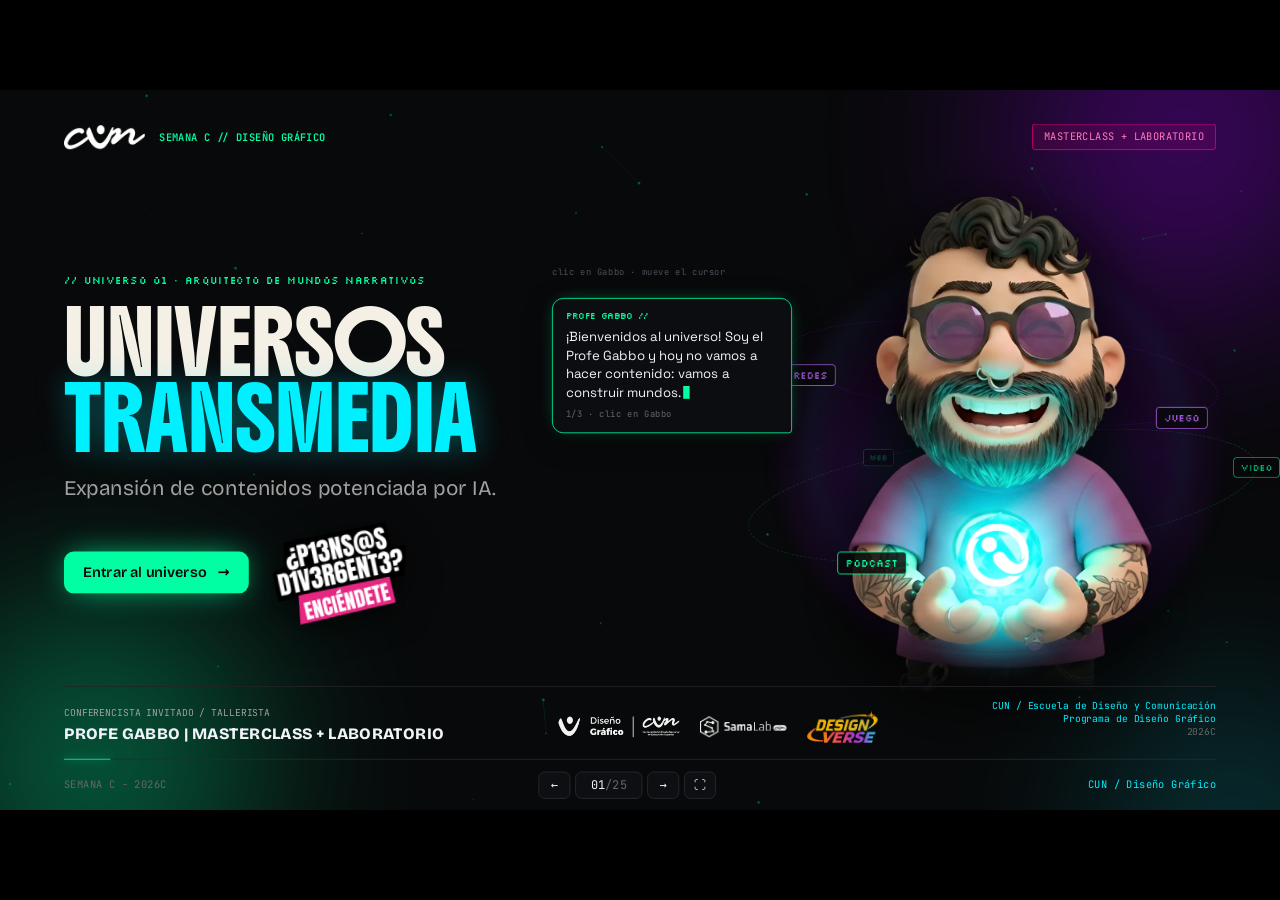
<file: public/index.html>
<!DOCTYPE html>
<html lang="es">
<head>
<meta charset="utf-8">
<meta name="viewport" content="width=device-width, initial-scale=1">
<title>Universos Transmedia · Profe Gabbo</title>
<link rel="preconnect" href="https://fonts.googleapis.com">
<link rel="preconnect" href="https://fonts.gstatic.com" crossorigin>
<link href="https://fonts.googleapis.com/css2?family=Boldonse&family=Bricolage+Grotesque:opsz,wght@12..96,400;12..96,600;12..96,800&family=JetBrains+Mono:wght@400;600&family=Silkscreen&family=Space+Grotesk:wght@400;500;700&display=swap" rel="stylesheet">
<link rel="stylesheet" href="style.css">
</head>
<body>
<div id="stage">
  <div class="halo h1"></div><div class="halo h2"></div><div class="halo h3"></div>
  <canvas id="cosmos"></canvas>

  <!-- ============ CHROME ============ -->
  <header class="chrome-top">
    <div class="ctag" id="ctag">// 01 · Portada</div>
    <img class="cun" src="img/cun.png" alt="CUN">
  </header>
  <footer class="chrome-bot">
    <span class="f-left">SEMANA C - 2026C</span>
    <nav class="nav">
      <button class="nb" id="prev" aria-label="Anterior">←</button>
      <button class="nb idx" id="openIdx"><span id="cnt">01</span><i>/25</i></button>
      <button class="nb" id="next" aria-label="Siguiente">→</button>
      <button class="nb sm" id="fs" title="Pantalla completa">⛶</button>
    </nav>
    <span class="f-right">CUN / Diseño Gráfico</span>
    <div class="prog"><i id="progbar"></i></div>
  </footer>

  <!-- ============ 01 PORTADA / LIVING PORTRAIT ============ -->
  <section class="slide cover" data-n="1" data-sec="Portada" data-acc="green,cyan">
    <div class="cv-top">
      <img src="img/cun.png" alt="CUN" class="cv-logo"><span class="mono g">SEMANA C // DISEÑO GRÁFICO</span>
    </div>
    <div class="evtag">MASTERCLASS + LABORATORIO</div>
    <div class="cv-text">
      <div class="silk g">// Universo 01 · Arquitecto de mundos narrativos</div>
      <h1 class="cv-title"><span class="w">UNIVERSOS</span><span class="c">TRANSMEDIA</span></h1>
      <p class="cv-sub">Expansión de contenidos potenciada por IA.</p>
      <button class="cta" data-go="2">Entrar al universo <span>→</span></button>
      <img class="sticker" src="img/logo-divergente.png" alt="¿Piensas divergente? Enciéndete">
    </div>
    <div class="lp" id="lp">
      <div class="lp-orbit o1"></div><div class="lp-orbit o2"></div>
      <div class="lp-back"></div>
      <div class="lp-body gb" data-pose="hero">
        <img class="lp-img" src="img/hero.webp" alt="Profe Gabbo sostiene un universo luminoso">
        <div class="lp-orb"></div>
        <div class="lp-light"></div>
      </div>
      <div class="say s-cover"></div>
      <div class="lp-hint mono">clic en Gabbo · mueve el cursor</div>
    </div>
    <div class="cv-foot">
      <div><div class="mono xs">CONFERENCISTA INVITADO / TALLERISTA</div><div class="sign">PROFE GABBO | MASTERCLASS + LABORATORIO</div></div>
      <div class="logos"><img src="img/logo-disgrafico.png" alt="Diseño Gráfico CUN"><img src="img/logo-samalab.png" alt="SamaLab CUN"><img src="img/logo-designverse.png" alt="Design Verse" class="dv"></div>
      <div class="mono xs c r">CUN / Escuela de Diseño y Comunicación<br>Programa de Diseño Gráfico<br><span class="gr">2026C</span></div>
    </div>
  </section>

  <!-- ============ 02 ============ -->
  <section class="slide" data-n="2" data-sec="Apertura conceptual" data-acc="green,cyan">
    <h2 class="ttl big">¿Y SI UNA HISTORIA PUDIERA VIVIR EN <em>MUCHOS MUNDOS?</em></h2>
    <p class="lead w60">Un universo no tiene una sola puerta. Toca cada portal: el público puede entrar por cualquiera y encontrar algo distinto.</p>
    <div class="portals" id="portals">
      <svg class="pl-lines" viewBox="0 0 900 520"></svg>
      <div class="seed">SEMILLA<br><b>una idea</b></div>
    </div>
    <div class="portal-read card" id="portalRead"><div class="k">// Punto de entrada</div><div class="h">Elige un portal</div><div class="p">Cada medio revela una pieza diferente del mismo universo.</div></div>
    <img class="gb pose-r" src="img/piensa.webp" alt="Gabbo piensa" style="height:470px">
    <div class="say" style="right:40px;top:200px;width:300px"></div>
  </section>

  <!-- ============ 03 ============ -->
  <section class="slide" data-n="3" data-sec="Evolución narrativa" data-acc="green,cyan">
    <h2 class="ttl">DEL CONTENIDO AL UNIVERSO</h2>
    <p class="lead w60">Arrastra la línea del tiempo: de una obra cerrada a un ecosistema de experiencias conectadas.</p>
    <div class="evo">
      <svg id="evoSvg" viewBox="0 0 760 400"></svg>
      <div class="evo-txt card"><div class="k" id="evoK">// Etapa 01</div><div class="h" id="evoH"></div><div class="p" id="evoP"></div><div class="chips" id="evoC"></div></div>
    </div>
    <div class="evo-range"><input type="range" min="0" max="3" step="1" value="0" id="evoR"><div class="evo-lbl"><span>Relato lineal</span><span>Adaptación</span><span>Distribución</span><span>Ecosistema</span></div></div>
    <img class="gb pose-r" src="img/puntero.webp" alt="Gabbo señala" style="height:520px;right:10px">
    <div class="say" style="right:250px;top:150px"></div>
  </section>

  <!-- ============ 04 ============ -->
  <section class="slide" data-n="4" data-sec="Diferencias conceptuales" data-acc="green,cyan">
    <h2 class="ttl">MULTIMEDIA, CROSSMEDIA Y TRANSMEDIA</h2>
    <p class="lead">Un mismo ejemplo, tres lógicas. <span class="g">Ejemplo ficticio: “La Casa del Faro”, una leyenda de barrio.</span></p>
    <div class="tabs" id="mctTabs">
      <button data-t="0" class="on">MULTIMEDIA</button><button data-t="1">CROSSMEDIA</button><button data-t="2">TRANSMEDIA</button>
    </div>
    <div class="mct">
      <svg id="mctSvg" viewBox="0 0 640 380"></svg>
      <div class="mct-info">
        <div class="silk" id="mctK"></div>
        <div class="h2" id="mctH"></div>
        <p class="p" id="mctP"></p>
        <div class="card mini"><div class="k">// Pregunta clave</div><div class="p" id="mctQ"></div></div>
        <div class="verdict" id="mctV"></div>
      </div>
    </div>
    <img class="gb pose-r" src="img/conferencia.webp" alt="Gabbo en conferencia" style="height:330px;right:0;bottom:70px">
    <div class="say" style="right:60px;top:230px;max-width:330px"></div>
  </section>

  <!-- ============ 05 ============ -->
  <section class="slide" data-n="5" data-sec="Principios de expansión" data-acc="green,cyan">
    <h2 class="ttl">LAS REGLAS DEL JUEGO TRANSMEDIA</h2>
    <p class="lead">Siete principios para que un universo crezca sin romperse. Toca una carta para ver cómo se aplica.</p>
    <div class="rules" id="rules"></div>
    <img class="gb pose-r" src="img/menton.webp" alt="Gabbo reflexiona" style="height:430px;right:20px">
    <div class="say" style="right:40px;top:220px;max-width:290px"></div>
  </section>

  <!-- ============ 06 ============ -->
  <section class="slide" data-n="6" data-sec="Componentes" data-acc="green,cyan">
    <h2 class="ttl">ANATOMÍA DE UN UNIVERSO</h2>
    <p class="lead w50">Seis componentes que funcionan como un sistema: si uno cambia, todos se mueven.</p>
    <div class="anat" id="anat"><svg viewBox="0 0 620 560" id="anatSvg"></svg></div>
    <div class="anat-read card" id="anatRead"></div>
    <img class="gb pose-r" src="img/holo.webp" alt="Gabbo con casco holográfico" style="height:470px;right:10px">
    <div class="say" style="right:60px;top:130px;max-width:300px"></div>
  </section>

  <!-- ============ 07 ============ -->
  <section class="slide" data-n="7" data-sec="Construcción de mundo" data-acc="violet,cyan">
    <h2 class="ttl">WORLDBUILDING: CONSTRUYENDO MUNDOS</h2>
    <p class="lead">Genera un mundo, fija lo que te sirva <span class="mono v">(candado)</span> y vuelve a lanzar el resto.</p>
    <div class="wb" id="wb"></div>
    <div class="wb-act"><button class="btn bv" id="wbRoll">⟳ Generar mundo</button><span class="mono gr" id="wbNote">Las reglas crean libertad: definen lo que puede y lo que nunca puede pasar.</span></div>
    <img class="gb pose-r" src="img/mapa.webp" alt="Gabbo explorando mapas" style="height:330px;right:0;bottom:70px">
    <div class="say" style="right:40px;top:250px;max-width:320px"></div>
  </section>

  <!-- ============ 08 ============ -->
  <section class="slide" data-n="8" data-sec="Diseño de personajes" data-acc="violet,cyan">
    <h2 class="ttl">PERSONAJES QUE EXPANDEN HISTORIAS</h2>
    <p class="lead w50">Caso vivo: el propio Profe Gabbo. Una identidad fija —gafas, barba, calavera— y muchas historias posibles.</p>
    <div class="attrs" id="attrs"></div>
    <div class="mv">
      <button class="mv-arrow" id="mvPrev">←</button>
      <div class="mv-track" id="mvTrack"></div>
      <button class="mv-arrow" id="mvNext">→</button>
    </div>
    <div class="mv-read card" id="mvRead"></div>
    <div class="say" style="left:60px;bottom:110px;max-width:420px"></div>
  </section>

  <!-- ============ 09 ============ -->
  <section class="slide" data-n="9" data-sec="Storytelling" data-acc="violet,cyan">
    <h2 class="ttl">EL MOTOR NARRATIVO</h2>
    <p class="lead">Construye una logline en vivo: máximo 40 palabras, con conflicto y algo en juego.</p>
    <div class="motor">
      <div class="lg-form" id="lgForm">
        <label>Cuando… <span>(detonante)</span><input data-k="det" placeholder="la luz del faro abandonado se enciende sola"></label>
        <label>…un/a <span>(protagonista)</span><input data-k="pro" placeholder="una estudiante de fotografía"></label>
        <label>…debe <span>(objetivo)</span><input data-k="obj" placeholder="descubrir quién envía las señales"></label>
        <label>…pero <span>(obstáculo)</span><input data-k="obs" placeholder="cada foto que toma muestra un lugar que aún no existe"></label>
        <label>…si fracasa <span>(lo que está en juego)</span><input data-k="rie" placeholder="el barrio olvidará su propia historia"></label>
        <div class="row"><button class="btn ghost" id="lgEx">Ver ejemplo</button><button class="btn ghost" id="lgClr">Limpiar</button></div>
      </div>
      <div class="lg-out">
        <div class="silk v">// Logline</div>
        <p id="lgText" class="lg-text"></p>
        <div class="lg-meter"><i id="lgBar"></i></div><div class="mono xs" id="lgCount">0 / 40 palabras</div>
        <div class="motor-parts">
          <span>Premisa</span><span>Logline</span><span>Conflicto</span><span>Subtramas</span><span>Misterios</span><span>Expansión</span>
        </div>
      </div>
    </div>
    <img class="gb pose-r" src="img/v-caso.webp" alt="Gabbo detective" style="height:430px;right:10px">
    <div class="say" style="right:60px;top:150px;max-width:300px"></div>
  </section>

  <!-- ============ 10 ============ -->
  <section class="slide" data-n="10" data-sec="Cultura participativa" data-acc="violet,cyan">
    <h2 class="ttl">LA AUDIENCIA TOMA EL CONTROL</h2>
    <p class="lead w60">Sube la escalera: el público pasa de mirar a co-crear. ¿Hasta qué peldaño llega tu universo?</p>
    <div class="ladder" id="ladder"></div>
    <div class="lad-read card" id="ladRead"></div>
    <div class="chips abs" style="left:80px;bottom:110px"><span>Prosumidores</span><span>Comunidades</span><span>Interactividad</span><span>Creación colectiva</span></div>
    <img class="gb pose-r" src="img/selfie.webp" alt="Gabbo se toma una selfie" style="height:470px;right:20px">
    <div class="say" style="right:70px;top:120px;max-width:300px"></div>
  </section>

  <!-- ============ 11 ============ -->
  <section class="slide" data-n="11" data-sec="Ecosistema narrativo" data-acc="violet,cyan">
    <h2 class="ttl">ARQUITECTURA DE EXPANSIÓN</h2>
    <p class="lead">¿Qué experiencia nueva vive el público en cada plataforma?</p>
    <div class="switch" id="archSw"><button data-m="rep">Repetir</button><button data-m="exp" class="on">Expandir</button></div>
    <div class="arch"><svg id="archSvg" viewBox="0 0 860 560"></svg></div>
    <div class="arch-read card" id="archRead"></div>
    <img class="gb pose-r" src="img/menton.webp" data-alt="img/no.webp" id="archGabbo" alt="Gabbo" style="height:420px;right:10px">
    <div class="say" style="right:70px;top:150px;max-width:300px"></div>
  </section>

  <!-- ============ 12 ============ -->
  <section class="slide" data-n="12" data-sec="Plataformas y medios" data-acc="violet,cyan">
    <h2 class="ttl">UNA HISTORIA, MÚLTIPLES EXPERIENCIAS</h2>
    <p class="lead">Cada medio tiene un superpoder. Voltea las cartas: <span class="mono v">lo que mejor hace → lo que aporta a “La Casa del Faro”.</span></p>
    <div class="flips" id="flips"></div>
    <img class="gb pose-r" src="img/monitor.webp" alt="Gabbo en su escritorio" style="height:250px;right:10px;bottom:72px">
    <div class="say" style="right:40px;top:300px;max-width:330px"></div>
  </section>

  <!-- ============ 13 ============ -->
  <section class="slide" data-n="13" data-sec="Caso ficticio" data-acc="violet,cyan">
    <h2 class="ttl">CASO DEMOSTRATIVO: <span class="c">FRECUENCIA 2049</span></h2>
    <div class="fict">CASO FICTICIO · NO ES UN CASO REAL DOCUMENTADO</div>
    <p class="lead w60">Una estación de radio recibe transmisiones de un futuro desconocido. Sintoniza el dial y encuentra las cuatro plataformas del universo.</p>
    <div class="radio">
      <canvas id="noise" width="560" height="240"></canvas>
      <div class="radio-scr" id="radioScr"></div>
      <div class="dial">
        <div class="dial-scale" id="dialScale"></div>
        <input type="range" id="dial" min="880" max="1080" value="880" step="1">
        <div class="dial-freq"><span id="freq">88.0</span> MHz</div>
      </div>
      <div class="found" id="found"></div>
      <button class="btn ghost sm snd" id="sndBtn">🔈 Sonido: no</button>
    </div>
    <img class="gb pose-r" src="img/escritorio-hacker.webp" alt="Gabbo en la consola" style="height:480px;right:10px">
    <div class="say" style="right:90px;top:120px;max-width:300px"></div>
  </section>

  <!-- ============ 14 ============ -->
  <section class="slide" data-n="14" data-sec="Inteligencia artificial" data-acc="magenta,violet">
    <h2 class="ttl">IA: EL NUEVO <em class="m">COPILOTO</em> CREATIVO</h2>
    <p class="lead">Seis momentos donde la IA acelera el trabajo. Las herramientas son sugerencias intercambiables.</p>
    <div class="uses" id="uses"></div>
    <div class="copi"><span class="silk m">Copiloto ≠ piloto</span><b>La dirección, la selección y la decisión final son humanas.</b></div>
    <img class="gb pose-r" src="img/futurista.webp" alt="Gabbo futurista" style="height:520px;right:0">
    <div class="say" style="right:70px;top:110px;max-width:300px"></div>
  </section>

  <!-- ============ 15 ============ -->
  <section class="slide" data-n="15" data-sec="Flujo de trabajo" data-acc="magenta,violet">
    <h2 class="ttl">DEL PROMPT AL UNIVERSO</h2>
    <p class="lead">Un flujo en cinco etapas. Toca cada estación para ver qué entra, qué sale y quién decide.</p>
    <div class="flow" id="flow"></div>
    <div class="flow-read" id="flowRead"></div>
    <div class="outs"><span class="silk gr">Salidas →</span><span>Textuales</span><span>Visuales</span><span>Sonoras</span><span>Audiovisuales</span><span>Interactivas</span></div>
    <img class="gb pose-r" src="img/v-hacker.webp" alt="Gabbo hacker" style="height:420px;right:10px">
    <div class="say" style="right:60px;top:170px;max-width:300px"></div>
  </section>

  <!-- ============ 16 ============ -->
  <section class="slide" data-n="16" data-sec="Criterio y responsabilidad" data-acc="magenta,violet">
    <h2 class="ttl">DIRECCIÓN CREATIVA <em class="m">HUMANA</em></h2>
    <p class="lead w60">Antes de publicar, pasa cada salida de IA por el filtro humano. Marca lo que ya revisaste.</p>
    <div class="filter" id="filter"></div>
    <div class="gauge"><div class="silk">// Listo para publicar</div><div class="gbar"><i id="gaugeBar"></i></div><div class="gval" id="gaugeVal">0%</div></div>
    <img class="gb pose-r" src="img/lupa.webp" alt="Gabbo con lupa" style="height:500px;right:10px">
    <div class="say" style="right:60px;top:120px;max-width:300px"></div>
  </section>

  <!-- ============ 17 ============ -->
  <section class="slide" data-n="17" data-sec="Inicio del laboratorio" data-acc="green,cyan">
    <div class="silk g" style="position:absolute;left:80px;top:140px">// Laboratorio · 170 minutos</div>
    <h2 class="mission">MISIÓN:<br><span class="g">EXPANDE TU</span><br><span class="c">UNIVERSO</span></h2>
    <p class="lead abs" style="left:80px;top:470px;max-width:640px">Cada equipo transformará una idea en un ecosistema transmedia propio: una idea, múltiples experiencias.</p>
    <div class="lab-tl" id="labTl"></div>
    <a class="portal-qr" id="portalQr" href="alumno/" target="_blank" rel="noopener"><div class="qr" id="qrBox"></div><div><div class="silk g">// Portal de estudiantes</div><b>Registra tu cuenta CUN y trabaja tus misiones</b><span class="mono" id="qrUrl"></span></div></a>
    <img class="gb pose-r" src="img/corre.webp" alt="Gabbo corre" style="height:470px;right:60px;top:110px;bottom:auto">
    <div class="say" style="right:420px;top:150px;max-width:320px"></div>
  </section>

  <!-- ============ 18 ============ -->
  <section class="slide phase" data-n="18" data-sec="Definición de la idea" data-acc="green,cyan" data-min="25">
    <div class="ph-num">01</div>
    <h2 class="ttl">FASE 01: LA SEMILLA CREATIVA</h2>
    <p class="lead">Elige un tipo de semilla y escribe tu idea central en <b class="g">máximo tres líneas</b>.</p>
    <div class="timer" data-min="25"></div>
    <div class="seeds" id="seeds"></div>
    <div class="spark card" id="spark"><div class="k">// Chispa aleatoria</div><div class="p" id="sparkTxt">Pulsa “Girar” para recibir un detonante.</div><button class="btn ghost sm" id="sparkBtn">⟳ Girar</button></div>
    <div class="idea">
      <label class="mono xs g">TU IDEA CENTRAL</label>
      <textarea id="ideaTxt" maxlength="320" placeholder="Ej.: Una emisora comienza a recibir señales de radio procedentes de un futuro desconocido. Cada transmisión revela una pista sobre un acontecimiento que todavía no ha ocurrido."></textarea>
      <div class="mono xs gr" id="ideaCnt">0 / 280 caracteres · máx. 3 líneas</div>
      <div class="two"><label class="mono xs">PROPÓSITO<input id="ideaProp" placeholder="educar, entretener, comunicar…"></label><label class="mono xs">AUDIENCIA<input id="ideaAud" placeholder="¿para quién?"></label></div>
    </div>
    <img class="gb pose-r" src="img/tablet.webp" alt="Gabbo con tableta" style="height:400px;right:10px">
    <div class="say" style="right:50px;top:240px;max-width:290px"></div>
  </section>

  <!-- ============ 19 ============ -->
  <section class="slide phase" data-n="19" data-sec="Biblia narrativa con IA" data-acc="cyan,violet" data-min="35">
    <div class="ph-num">02</div>
    <h2 class="ttl">FASE 02: CONSTRUYE TU UNIVERSO</h2>
    <p class="lead">La biblia narrativa: ocho piezas que tu equipo debe tener claras.</p>
    <div class="timer" data-min="35"></div>
    <div class="bible" id="bible"></div>
    <div class="prompt-box" data-prompt="01"></div>
    <img class="gb pose-r" src="img/dibuja.webp" alt="Gabbo diseña" style="height:300px;right:10px;bottom:72px">
    <div class="say" style="right:40px;top:300px;max-width:300px"></div>
  </section>

  <!-- ============ 20 ============ -->
  <section class="slide phase" data-n="20" data-sec="Mapa de plataformas" data-acc="violet,cyan" data-min="35">
    <div class="ph-num">03</div>
    <h2 class="ttl">FASE 03: DISEÑA LA EXPANSIÓN</h2>
    <p class="lead">Mínimo tres plataformas. Ninguna repite a otra: cada una aporta una pieza distinta.</p>
    <div class="timer" data-min="35"></div>
    <div class="mx">
      <div class="mx-tabs" id="mxTabs"></div>
      <div class="mx-form" id="mxForm"></div>
      <div class="mx-side">
        <div class="mx-check" id="mxCheck"></div>
        <button class="btn bv" id="mxCopy">Copiar matriz</button>
        <button class="btn ghost" id="mxPrompt">Ver prompt 02</button>
      </div>
    </div>
    <div class="say" style="right:50px;top:240px;max-width:290px"></div>
    <img class="gb pose-r" src="img/v-explorador.webp" alt="Gabbo con binoculares" style="height:240px;right:20px;bottom:72px;z-index:1">
  </section>

  <!-- ============ 21 ============ -->
  <section class="slide phase" data-n="21" data-sec="Prototipado" data-acc="green,cyan" data-min="40">
    <div class="ph-num">04</div>
    <h2 class="ttl">FASE 04: PRODUCE CON IA</h2>
    <p class="lead">Tres prototipos, una sola coherencia: misma identidad, funciones narrativas distintas.</p>
    <div class="timer" data-min="40"></div>
    <div class="protos" id="protos"></div>
    <div class="prompt-box" data-prompt="03"></div>
    <img class="gb pose-r" src="img/camara.webp" alt="Gabbo con cámara" style="height:330px;right:20px;bottom:72px">
    <div class="say" style="right:40px;top:290px;max-width:290px"></div>
  </section>

  <!-- ============ 22 ============ -->
  <section class="slide phase" data-n="22" data-sec="Pitch y socialización" data-acc="cyan,violet" data-min="25">
    <div class="ph-num">05</div>
    <h2 class="ttl">FASE 05: CONECTA Y PRESENTA</h2>
    <p class="lead">Pitch de tres minutos por equipo. El reloj marca qué pregunta deberías estar respondiendo.</p>
    <div class="timer" data-min="25"></div>
    <div class="pitch">
      <div class="pitch-clock"><input id="teamName" placeholder="Nombre del equipo"><div class="pc-time" id="pcTime">3:00</div><div class="pc-bar"><i id="pcBar"></i></div>
        <div class="row"><button class="btn bc" id="pcGo">▶ Iniciar pitch</button><button class="btn ghost" id="pcReset">↺</button><button class="btn ghost" id="pcNext">Siguiente equipo</button></div>
        <div class="mono xs gr" id="pcLog"></div>
      </div>
      <ol class="pq" id="pq">
        <li>¿Cuál es la idea central?</li><li>¿Cómo funciona el universo?</li><li>¿Qué papel cumple cada plataforma?</li><li>¿Cómo intervino la IA?</li><li>¿Qué puede hacer el público dentro de la experiencia?</li>
      </ol>
    </div>
    <div class="peer"><span class="silk c">// Retroalimentación del grupo</span><span>Posibilidades de expansión</span><span>Inconsistencias</span><span>Oportunidades de participación</span><button class="btn ghost sm" id="p04">Prompt 04 · Auditor</button></div>
    <img class="gb pose-r" src="img/podio.webp" alt="Gabbo en el podio" style="height:380px;right:20px">
    <div class="say" style="right:50px;top:240px;max-width:290px"></div>
  </section>

  <!-- ============ 23 ============ -->
  <section class="slide" data-n="23" data-sec="Entregables" data-acc="green,violet">
    <h2 class="ttl">EL DOSSIER TRANSMEDIA</h2>
    <p class="lead">Seis entregables. Marca los que tu equipo ya tiene listos.</p>
    <div class="dossier" id="dossier"></div>
    <div class="dz-prog"><span class="silk" id="dzTxt">0 / 6 listos</span><div class="gbar"><i id="dzBar"></i></div></div>
    <img class="gb pose-r" src="img/revelado.webp" alt="Gabbo revela fotografías" style="height:330px;right:10px;bottom:72px">
    <div class="say" style="right:60px;top:270px;max-width:300px"></div>
  </section>

  <!-- ============ 24 ============ -->
  <section class="slide" data-n="24" data-sec="Rúbrica" data-acc="cyan,violet">
    <h2 class="ttl">¿CÓMO EVALUAMOS UN UNIVERSO?</h2>
    <p class="lead">Rúbrica de 100 puntos. Úsala para coevaluar: mueve cada criterio.</p>
    <div class="rub" id="rub"></div>
    <div class="rub-total"><div class="silk">// Puntaje</div><div class="rt-num"><span id="rubTot">0</span><i>/100</i></div><button class="btn ghost sm" id="rubCopy">Copiar evaluación</button><button class="btn ghost sm" id="rubReset">↺</button></div>
    <div class="principle"><span class="silk m">Principio</span>Una producción espectacular no es transmedia si las plataformas no aportan valor narrativo diferenciado.</div>
    <img class="gb pose-r" src="img/formal.webp" alt="Gabbo formal" style="height:430px;right:20px">
    <div class="say" style="right:30px;top:120px;max-width:280px"></div>
  </section>

  <!-- ============ 25 ============ -->
  <section class="slide close" data-n="25" data-sec="Cierre" data-acc="green,violet,magenta">
    <img class="gb pose-l" src="img/dab.webp" alt="Gabbo celebra" style="height:480px;left:90px;bottom:200px">
    <div class="say" style="left:500px;top:120px;width:290px"></div>
    <div class="cl-text">
      <h2 class="cl-title">EL UNIVERSO<br><span class="c">APENAS COMIENZA</span></h2>
      <p class="cl-sub">La IA amplía lo que podemos producir. El criterio humano decide qué vale la pena contar.</p>
      <img class="sticker cl" src="img/logo-divergente.png" alt="¿Piensas divergente? Enciéndete"><div class="cl-q card"><div class="k">// Antes de irte</div><div class="p">Comparte una decisión creativa que tu equipo tomó, ajustó o corrigió con criterio humano, en lugar de aceptar automáticamente la salida de la IA.</div></div>
    </div>
    <div class="cv-foot">
      <div><div class="mono xs">CONFERENCISTA INVITADO / TALLERISTA</div><div class="sign">PROFE GABBO // MASTERCLASS + LABORATORIO</div></div>
      <div class="logos"><img src="img/logo-disgrafico.png" alt="Diseño Gráfico CUN"><img src="img/logo-samalab.png" alt="SamaLab CUN"><img src="img/logo-designverse.png" alt="Design Verse" class="dv"></div>
      <div class="mono xs c r">CUN / Escuela de Diseño y Comunicación<br>Programa de Diseño Gráfico<br><span class="gr">2026C</span></div>
    </div>
  </section>

  <!-- ============ INDEX / MODAL ============ -->
  <div class="overlay" id="idx"><div class="ov-in"><div class="ov-h"><span class="silk g">// Mapa del universo</span><button class="nb" id="closeIdx">✕</button></div><div class="ov-grid" id="ovGrid"></div></div></div>
  <div class="overlay" id="pmodal"><div class="ov-in pm"><div class="ov-h"><span class="silk m" id="pmTitle"></span><button class="nb" id="closePm">✕</button></div><pre id="pmText"></pre><div class="row"><button class="btn bm" id="pmCopy">Copiar prompt</button><span class="mono xs gr" id="pmMsg"></span></div></div></div>
  <div class="toast" id="toast"></div>
</div>
<script src="vendor/qrcode.js"></script>
<script src="app.js"></script>
</body>
</html>
</file>
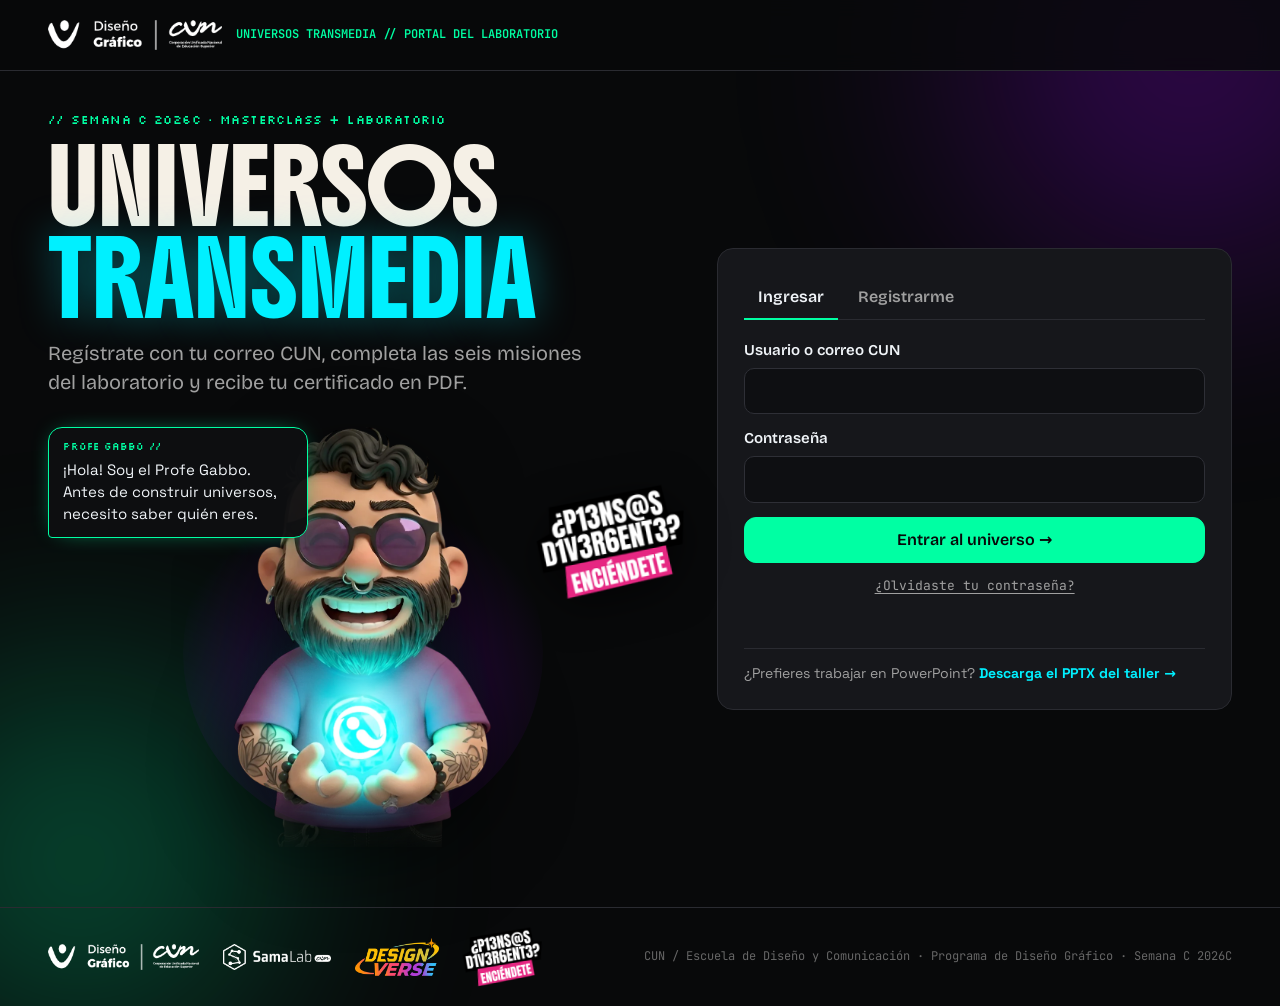
<file: public/alumno/index.html>
<!DOCTYPE html>
<html lang="es">
<head>
<meta charset="utf-8">
<meta name="viewport" content="width=device-width, initial-scale=1">
<title>Portal del laboratorio · Universos Transmedia</title>
<meta name="description" content="Portal de estudiantes del taller Universos Transmedia · Semana C 2026C · CUN Diseño Gráfico">
<link rel="stylesheet" href="alumno.css">
</head>
<body>
<div class="halo h1"></div><div class="halo h2"></div>

<header class="top">
  <a class="brand" href="../"><img src="../img/logo-disgrafico.png" alt="Diseño Gráfico CUN" class="bl"><span class="mono g">UNIVERSOS TRANSMEDIA // PORTAL DEL LABORATORIO</span></a>
  <div class="who" id="who" hidden><span class="avatar" id="avatar"></span><span id="whoName"></span><button class="lnk" id="logout">Salir</button></div>
</header>
<div class="demo" id="demo" hidden>Modo demostración: el portal aún no está conectado a Google Sheets. Tu avance solo se guarda en este navegador.</div>

<!-- ============ AUTH ============ -->
<main class="auth" id="authView" hidden>
  <section class="auth-hero">
    <div class="silk g">// Semana C 2026C · Masterclass + laboratorio</div>
    <h1><span class="w">UNIVERSOS</span><span class="c">TRANSMEDIA</span></h1><img class="sticker" src="../img/logo-divergente.png" alt="¿Piensas divergente? Enciéndete">
    <p class="sub">Regístrate con tu correo CUN, completa las seis misiones del laboratorio y recibe tu certificado en PDF.</p>
    <div class="portrait" id="portrait">
      <div class="p-ring"></div>
      <img src="../img/hero.webp" alt="Profe Gabbo sostiene un universo luminoso" class="p-img">
      <div class="p-orb"></div>
      <div class="bubble" id="authSay">¡Hola! Soy el Profe Gabbo. Antes de construir universos, necesito saber quién eres.</div>
    </div>
  </section>
  <section class="auth-card card">
    <div class="tabs" role="tablist">
      <button class="on" data-tab="login">Ingresar</button><button data-tab="register">Registrarme</button>
    </div>
    <form id="fLogin" class="form">
      <label>Usuario o correo CUN<input name="usuario" autocomplete="username" required></label>
      <label>Contraseña<input name="password" type="password" autocomplete="current-password" required></label>
      <button class="btn" type="submit">Entrar al universo →</button>
      <button class="lnk" type="button" id="toReset">¿Olvidaste tu contraseña?</button>
    </form>
    <form id="fRegister" class="form" hidden>
      <label>Nombre completo <small>así aparecerá en tu certificado</small><input name="nombre" autocomplete="name" required></label>
      <label>Nombre de usuario <small>3–20 caracteres, sin espacios</small><input name="usuario" autocomplete="username" pattern="[A-Za-z0-9._\-]{3,20}" required></label>
      <label>Correo institucional<input name="correo" type="email" autocomplete="email" placeholder="nombre_apellido@cun.edu.co" required></label>
      <div class="two"><label>Contraseña<input name="password" type="password" minlength="6" autocomplete="new-password" required></label><label>Confirmar<input name="password2" type="password" minlength="6" autocomplete="new-password" required></label></div>
      <label class="chk"><input type="checkbox" name="acepta" required><span>Autorizo el uso de mi nombre y correo para el registro del taller y la emisión de mi certificado.</span></label>
      <button class="btn" type="submit">Crear mi cuenta →</button>
    </form>
    <form id="fReset" class="form" hidden>
      <p class="p">Escribe tu correo CUN y te enviaremos una contraseña temporal.</p>
      <label>Correo institucional<input name="correo" type="email" required></label>
      <button class="btn" type="submit">Enviar contraseña temporal</button>
      <button class="lnk" type="button" id="backLogin">← Volver</button>
    </form>
    <div class="msg" id="authMsg"></div>
    <a class="dl" href="../descargas/Universos_Transmedia_Semana_C_2026C.pptx" download>¿Prefieres trabajar en PowerPoint? <b>Descarga el PPTX del taller →</b></a>
  </section>
</main>

<!-- ============ APP ============ -->
<main class="app" id="appView" hidden>
  <aside class="rail">
    <div class="silk g">// Tu progreso</div>
    <div class="pbar"><i id="pbar"></i></div><div class="mono xs gr" id="ptxt">0 / 6 misiones</div>
    <nav id="nav"></nav>
    <a class="dl sm" href="../descargas/Universos_Transmedia_Semana_C_2026C.pptx" download>⬇ PPTX del taller</a>
    <div class="rail-logos"><img src="../img/logo-samalab.png" alt="SamaLab CUN"><img src="../img/logo-designverse.png" alt="Design Verse"></div>
  </aside>
  <section class="stage" id="stage"></section>
</main>

<footer class="pfoot"><div class="logos"><img src="../img/logo-disgrafico.png" alt="Diseño Gráfico CUN"><img src="../img/logo-samalab.png" alt="SamaLab CUN"><img src="../img/logo-designverse.png" alt="Design Verse" class="dv"><img src="../img/logo-divergente.png" alt="¿Piensas divergente? Enciéndete" class="dg"></div><span class="mono xs gr">CUN / Escuela de Diseño y Comunicación · Programa de Diseño Gráfico · Semana C 2026C</span></footer>
<div class="toast" id="toast"></div>
<script src="../config.js"></script>
<script src="alumno.js"></script>
</body>
</html>
</file>
<file: public/style.css>
@font-face{font-family:'Boldonse';src:url(fonts/boldonse-latin-400-normal.woff2) format('woff2');font-weight:400;font-style:normal;font-display:swap}
@font-face{font-family:'Bricolage Grotesque';src:url(fonts/bricolage-grotesque-latin-400-normal.woff2) format('woff2');font-weight:400;font-style:normal;font-display:swap}
@font-face{font-family:'Bricolage Grotesque';src:url(fonts/bricolage-grotesque-latin-600-normal.woff2) format('woff2');font-weight:600;font-style:normal;font-display:swap}
@font-face{font-family:'Bricolage Grotesque';src:url(fonts/bricolage-grotesque-latin-800-normal.woff2) format('woff2');font-weight:800;font-style:normal;font-display:swap}
@font-face{font-family:'JetBrains Mono';src:url(fonts/jetbrains-mono-latin-400-normal.woff2) format('woff2');font-weight:400;font-style:normal;font-display:swap}
@font-face{font-family:'JetBrains Mono';src:url(fonts/jetbrains-mono-latin-600-normal.woff2) format('woff2');font-weight:600;font-style:normal;font-display:swap}
@font-face{font-family:'Silkscreen';src:url(fonts/silkscreen-latin-400-normal.woff2) format('woff2');font-weight:400;font-style:normal;font-display:swap}
@font-face{font-family:'Space Grotesk';src:url(fonts/space-grotesk-latin-400-normal.woff2) format('woff2');font-weight:400;font-style:normal;font-display:swap}
@font-face{font-family:'Space Grotesk';src:url(fonts/space-grotesk-latin-500-normal.woff2) format('woff2');font-weight:500;font-style:normal;font-display:swap}
@font-face{font-family:'Space Grotesk';src:url(fonts/space-grotesk-latin-700-normal.woff2) format('woff2');font-weight:700;font-style:normal;font-display:swap}
@property --c1{syntax:'<color>';inherits:true;initial-value:#00FFA3}
@property --c2{syntax:'<color>';inherits:true;initial-value:#00F0FF}
@property --c3{syntax:'<color>';inherits:true;initial-value:#9D00FF}
:root{
  --bg:#08090A;--card:#16171B;--green:#00FFA3;--cyan:#00F0FF;--violet:#9D00FF;--magenta:#E4007C;
  --warm:#F5F0E6;--cold:#F0F4F8;--sub:#A0A0A0;--body:#A0B0C0;--foot:#666;
  --acc:#00FFA3;--acc2:#00F0FF;
  --fT:'Boldonse',system-ui,sans-serif;--fH:'Bricolage Grotesque',system-ui,sans-serif;
  --fM:'JetBrains Mono',ui-monospace,monospace;--fB:'Space Grotesk',system-ui,sans-serif;--fS:'Silkscreen',monospace;
}
*{box-sizing:border-box;margin:0;padding:0}
html,body{width:100%;height:100%;background:#000;overflow:hidden;color:var(--cold);font-family:var(--fB)}
button,input,textarea,select{font:inherit;color:inherit}
button{cursor:pointer;background:none;border:0}
#stage{position:absolute;left:50%;top:50%;width:1600px;height:900px;transform-origin:center;transform:translate(-50%,-50%) scale(var(--s,1));background:var(--bg);overflow:hidden;--c1:#00FFA3;--c2:#00F0FF;--c3:#9D00FF;transition:--c1 1.2s,--c2 1.2s,--c3 1.2s}
#cosmos{position:absolute;inset:0;width:1600px;height:900px;pointer-events:none;z-index:1}
.halo{position:absolute;border-radius:50%;filter:blur(90px);opacity:.42;pointer-events:none;z-index:0}
.halo.h1{width:640px;height:640px;left:-200px;bottom:-260px;background:radial-gradient(circle,var(--c1),transparent 68%);animation:drift1 22s ease-in-out infinite alternate}
.halo.h2{width:720px;height:720px;right:-240px;top:-300px;background:radial-gradient(circle,var(--c3),transparent 68%);animation:drift2 26s ease-in-out infinite alternate}
.halo.h3{width:520px;height:520px;right:-200px;bottom:-280px;background:radial-gradient(circle,var(--c2),transparent 70%);opacity:.22;animation:drift1 30s ease-in-out infinite alternate-reverse}
@keyframes drift1{to{transform:translate(90px,-60px) scale(1.12)}}
@keyframes drift2{to{transform:translate(-120px,70px) scale(.92)}}

/* chrome */
.chrome-top{position:absolute;left:80px;right:80px;top:44px;display:flex;justify-content:space-between;align-items:center;z-index:20;pointer-events:none;transition:opacity .4s}
.ctag{font-family:var(--fM);font-weight:600;font-size:15px;color:var(--acc);letter-spacing:.02em}
.cun{height:34px}
.chrome-bot{position:absolute;left:80px;right:80px;bottom:0;height:64px;border-top:1px solid #2a2b31;display:flex;align-items:center;justify-content:space-between;z-index:30;font-family:var(--fM);font-size:13px}
.f-left{color:var(--foot)}.f-right{color:var(--cyan)}
.nav{display:flex;gap:6px;align-items:center}
.nb{min-width:40px;height:34px;border:1px solid #2c2d33;border-radius:8px;color:var(--cold);font-family:var(--fM);font-size:15px;padding:0 10px;transition:.2s;background:#0e0f12}
.nb:hover{border-color:var(--acc);color:var(--acc)}
.nb.idx{min-width:84px}.nb.idx i{color:var(--foot);font-style:normal}
.prog{position:absolute;left:0;right:0;top:-1px;height:1px}.prog i{display:block;height:1px;width:4%;background:var(--acc);box-shadow:0 0 12px var(--acc);transition:width .6s}
body.on-cover .chrome-top{opacity:0}

/* slides */
.slide{position:absolute;inset:0;z-index:5;opacity:0;visibility:hidden;transition:opacity .55s ease,visibility 0s .55s;padding:0 80px}
.slide.on{opacity:1;visibility:visible;transition:opacity .55s ease}
.slide > *{transition:transform .8s cubic-bezier(.2,.8,.2,1),opacity .8s}
.slide:not(.on) .ttl,.slide:not(.on) .lead{transform:translateY(24px);opacity:0}
.ttl{position:absolute;left:80px;top:84px;font-family:var(--fH);font-weight:800;font-size:52px;line-height:1.02;letter-spacing:-.01em;color:var(--cold);max-width:1400px}
.ttl.big{font-size:58px;max-width:1000px}
.ttl em,.ttl .c{font-style:normal;color:var(--acc2)}
.ttl em.m{color:var(--magenta)}
.lead{position:absolute;left:80px;top:150px;font-size:21px;line-height:1.4;color:var(--sub);max-width:1040px}
.ttl.big + .lead{top:240px}
.lead.abs{position:absolute}
.w60{max-width:820px!important}.w50{max-width:700px!important}
.mono{font-family:var(--fM)}.silk{font-family:var(--fS);font-size:13px;letter-spacing:.04em;color:var(--acc)}
.xs{font-size:12px;letter-spacing:.03em}
.g{color:var(--green)!important}.c{color:var(--cyan)!important}.v{color:#c26bff!important}.m{color:var(--magenta)!important}.gr{color:var(--foot)!important}.r{text-align:right}
.card{background:var(--card);border:1px solid var(--acc);border-radius:14px;padding:20px 22px;box-shadow:0 0 0 1px rgba(0,0,0,.4),0 0 30px -18px var(--acc)}
.card .k{font-family:var(--fS);font-size:12px;color:var(--acc);margin-bottom:8px}
.card .h{font-family:var(--fH);font-weight:800;font-size:26px;color:var(--cold);margin-bottom:8px;line-height:1.1}
.card .p,.p{font-size:17px;line-height:1.45;color:var(--body)}
.card.mini{padding:14px 16px;margin-top:14px}
.chips{display:flex;flex-wrap:wrap;gap:8px}
.chips span,.chips button{font-family:var(--fM);font-size:12px;border:1px solid #33343b;border-radius:999px;padding:6px 12px;color:var(--body)}
.chips.abs{position:absolute}
.btn{display:inline-flex;align-items:center;gap:8px;height:42px;padding:0 18px;border-radius:10px;font-family:var(--fH);font-weight:600;font-size:16px;border:1px solid var(--acc);color:var(--bg);background:var(--acc);transition:.2s}
.btn:hover{filter:brightness(1.1);box-shadow:0 0 22px -6px var(--acc)}
.btn.bv{--acc:var(--violet);color:#fff}.btn.bc{--acc:var(--cyan)}.btn.bm{--acc:var(--magenta);color:#fff}
.btn.ghost{background:transparent;color:var(--cold);border-color:#3a3b42}.btn.ghost:hover{border-color:var(--acc);color:var(--acc)}
.btn.sm{height:34px;font-size:14px;padding:0 12px}
.row{display:flex;gap:10px;align-items:center;flex-wrap:wrap}
input,textarea,select{background:#0e0f12;border:1px solid #2e2f36;border-radius:10px;padding:10px 12px;font-family:var(--fB);font-size:16px;color:var(--cold);outline:none;width:100%;transition:border .2s}
input:focus,textarea:focus,select:focus{border-color:var(--acc)}
::placeholder{color:#555b63}

/* Gabbo */
.gb{position:absolute;bottom:64px;z-index:8;cursor:pointer;filter:drop-shadow(0 20px 40px rgba(0,0,0,.6));transform-origin:50% 100%;transition:transform .5s cubic-bezier(.2,.9,.3,1.3),opacity .6s;user-select:none;-webkit-user-drag:none}
.pose-r{right:20px}
.slide.on .gb{animation:breathe 5.5s ease-in-out infinite}
.slide:not(.on) .gb{transform:translateY(40px);opacity:0}
.gb:hover{filter:drop-shadow(0 20px 40px rgba(0,0,0,.6)) drop-shadow(0 0 18px color-mix(in srgb,var(--acc) 45%,transparent))}
.gb.pop{animation:pop .5s ease, breathe 5.5s ease-in-out .5s infinite}
@keyframes breathe{0%,100%{transform:translateY(0) scale(1,1)}50%{transform:translateY(-6px) scale(1.008,1.012)}}
@keyframes pop{0%{transform:scale(1)}40%{transform:scale(1.05,.96) translateY(4px)}70%{transform:scale(.98,1.04) translateY(-10px)}100%{transform:scale(1)}}
.say{position:absolute;z-index:12;width:340px;max-width:340px;background:rgba(14,15,18,.92);backdrop-filter:blur(6px);border:1px solid var(--acc);border-radius:14px 14px 4px 14px;padding:14px 16px 14px;font-size:16.5px;line-height:1.42;color:var(--cold);opacity:0;transform:translateY(8px) scale(.97);transition:.35s;pointer-events:none;box-shadow:0 10px 40px -10px rgba(0,0,0,.8),0 0 24px -12px var(--acc)}
.say.show{opacity:1;transform:none}
.say::before{content:'PROFE GABBO //';display:block;font-family:var(--fS);font-size:11px;color:var(--acc);margin-bottom:6px}
.say .cur{display:inline-block;width:8px;height:16px;background:var(--acc);margin-left:2px;vertical-align:-2px;animation:blink 1s steps(2) infinite}
@keyframes blink{50%{opacity:0}}
.say .more{display:block;font-family:var(--fM);font-size:11px;color:var(--foot);margin-top:8px}

/* ===== COVER / LIVING PORTRAIT ===== */
.cover{padding:0}
.cv-top{position:absolute;left:80px;top:44px;display:flex;align-items:center;gap:18px;z-index:10}
.cv-logo{height:30px}.cv-top .mono{font-size:13px;font-weight:600}
.evtag{position:absolute;right:80px;top:42px;border:1px solid var(--magenta);background:rgba(228,0,124,.12);color:#ff7ac0;font-family:var(--fM);font-size:13px;padding:7px 14px;border-radius:4px;z-index:10}
.cv-text{position:absolute;left:80px;top:230px;z-index:10;width:860px}
.cv-title{font-family:var(--fT);font-weight:400;font-size:74px;line-height:1.3;margin:22px 0 22px;letter-spacing:-.01em}
.cv-title span{display:block}.cv-title .w{color:var(--warm)}.cv-title .c{color:var(--cyan);text-shadow:0 0 40px rgba(0,240,255,.35)}
.cv-sub{font-family:var(--fH);font-size:26px;color:var(--sub);margin-bottom:34px}
.cta{display:inline-flex;gap:14px;align-items:center;font-family:var(--fH);font-weight:600;font-size:18px;color:var(--bg);background:var(--green);height:52px;padding:0 24px;border-radius:12px;box-shadow:0 0 40px -10px var(--green);transition:.25s}
.cta:hover{transform:translateX(4px);box-shadow:0 0 50px -6px var(--green)}
.cv-foot{position:absolute;left:80px;right:80px;bottom:84px;display:flex;justify-content:space-between;align-items:flex-end;border-top:1px solid #23242a;padding-top:16px;z-index:10}
.cv-foot .xs{color:var(--sub);margin-bottom:6px}.sign{font-family:var(--fH);font-weight:800;font-size:20px;letter-spacing:.01em}
.cover .say{left:-250px;top:150px;width:300px}
.lp{position:absolute;right:40px;bottom:150px;width:620px;height:640px;z-index:6;perspective:1200px}
.lp-back{position:absolute;left:50%;top:52%;width:560px;height:560px;transform:translate(-50%,-50%);border-radius:50%;background:radial-gradient(circle at 50% 60%,rgba(0,240,255,.22),rgba(157,0,255,.14) 45%,transparent 70%);filter:blur(10px);animation:pulse 4s ease-in-out infinite}
.lp-back::after{content:'';position:absolute;inset:40px;border-radius:50%;border:1px solid rgba(0,240,255,.25);box-shadow:inset 0 0 60px rgba(0,240,255,.08)}
@keyframes pulse{50%{transform:translate(-50%,-50%) scale(1.05);opacity:.8}}
.lp-body{position:absolute;left:50%;bottom:0;width:380px;height:619px;margin-left:-190px;transform-style:preserve-3d;will-change:transform;cursor:pointer}
.lp-img{position:absolute;inset:0;width:100%;height:100%;object-fit:contain;object-position:bottom;filter:drop-shadow(0 30px 50px rgba(0,0,0,.7));animation:breatheH 6s ease-in-out infinite;transform-origin:50% 100%}
@keyframes breatheH{0%,100%{transform:scale(1,1) translateY(0)}50%{transform:scale(1.006,1.014) translateY(-4px)}}
.lp-orb{position:absolute;left:var(--ox,50%);top:var(--oy,77%);width:240px;height:240px;margin:-120px 0 0 -120px;border-radius:50%;background:radial-gradient(circle,rgba(160,255,255,.75),rgba(0,240,255,.35) 25%,rgba(0,240,255,.06) 55%,transparent 70%);mix-blend-mode:screen;animation:orb 2.6s ease-in-out infinite;pointer-events:none}
@keyframes orb{0%,100%{transform:scale(.85);opacity:.7}50%{transform:scale(1.15);opacity:1}}
.lp-light{position:absolute;inset:0;pointer-events:none;mix-blend-mode:overlay;background:radial-gradient(circle at var(--lx,50%) var(--ly,30%),rgba(255,255,255,.35),transparent 40%);-webkit-mask:url(img/hero.webp) center bottom/contain no-repeat;mask:url(img/hero.webp) center bottom/contain no-repeat}
.lp-orbit{position:absolute;left:50%;top:var(--ty,62%);width:640px;height:150px;margin:-75px 0 0 -320px;border-radius:50%;border:1px dashed rgba(0,255,163,.25);transform:rotate(-7deg);pointer-events:none}
.lp-orbit.o2{width:540px;height:120px;margin:-60px 0 0 -270px;--ty:38%;border-color:rgba(157,0,255,.35);transform:rotate(6deg)}
.chip-o{position:absolute;left:0;top:0;font-family:var(--fS);font-size:12px;color:var(--green);background:rgba(8,9,10,.88);border:1px solid currentColor;border-radius:4px;padding:5px 9px;white-space:nowrap;pointer-events:none;will-change:transform,opacity}
.chip-o.v{color:#c26bff}
.lp-hint{position:absolute;left:-250px;top:110px;font-size:11px;color:#4b5058}

/* 02 portals */
.portals{position:absolute;left:60px;top:330px;width:900px;height:460px}
.pl-lines{position:absolute;inset:0;width:100%;height:100%}
.seed{position:absolute;left:390px;top:170px;width:120px;height:120px;border-radius:50%;display:grid;place-items:center;text-align:center;font-family:var(--fS);font-size:11px;color:var(--acc);border:1px solid var(--acc);background:radial-gradient(circle,rgba(0,255,163,.18),rgba(8,9,10,.9) 70%);box-shadow:0 0 60px -10px var(--acc);line-height:1.6}
.seed b{font-family:var(--fH);font-size:18px;color:var(--cold);font-weight:800}
.portal{position:absolute;width:150px;height:96px;margin:-48px 0 0 -75px;border:1px solid #33343b;border-radius:14px;background:var(--card);display:flex;flex-direction:column;align-items:center;justify-content:center;gap:6px;transition:.25s;font-family:var(--fH);font-weight:600;font-size:17px}
.portal svg{width:28px;height:28px;stroke:var(--body);fill:none;stroke-width:1.6}
.portal:hover,.portal.on{border-color:var(--acc);box-shadow:0 0 30px -8px var(--acc);transform:translateY(-3px)}
.portal.on svg{stroke:var(--acc)}
.portal.seen::after{content:'';position:absolute;top:8px;right:8px;width:7px;height:7px;border-radius:50%;background:var(--acc)}
.portal-read{position:absolute;left:960px;top:420px;width:270px;min-height:200px}

/* 03 evo */
.evo{position:absolute;left:80px;top:240px;width:1180px;display:flex;gap:30px}
#evoSvg{width:760px;height:400px}
.evo-txt{width:330px;align-self:center}
.evo-txt .chips{margin-top:14px}
.evo-range{position:absolute;left:80px;top:680px;width:760px}
.evo-lbl{display:flex;justify-content:space-between;font-family:var(--fM);font-size:12px;color:var(--sub);margin-top:10px}
input[type=range]{-webkit-appearance:none;appearance:none;height:4px;background:#2a2b31;border:0;border-radius:3px;padding:0}
input[type=range]::-webkit-slider-thumb{-webkit-appearance:none;width:22px;height:22px;border-radius:50%;background:var(--acc);box-shadow:0 0 0 6px rgba(0,255,163,.15),0 0 18px var(--acc);cursor:grab}
input[type=range]::-moz-range-thumb{width:22px;height:22px;border-radius:50%;background:var(--acc);border:0;box-shadow:0 0 18px var(--acc)}
svg text{font-family:'Space Grotesk',sans-serif}

/* 04 tabs */
.tabs{position:absolute;left:80px;top:210px;display:flex;gap:8px}
.tabs button{font-family:var(--fH);font-weight:800;font-size:18px;letter-spacing:.02em;padding:10px 20px;border:1px solid #2e2f36;border-radius:10px;color:var(--sub);transition:.2s}
.tabs button.on{color:var(--bg);background:var(--acc);border-color:var(--acc)}
.mct{position:absolute;left:80px;top:290px;display:flex;gap:40px;width:1160px}
#mctSvg{width:640px;height:380px;flex:none}
.mct-info{width:440px}
.mct-info .h2{font-family:var(--fH);font-weight:800;font-size:34px;margin:8px 0 12px;line-height:1.05}
.verdict{margin-top:14px;font-family:var(--fM);font-size:13px;color:var(--acc)}

/* 05 rules */
.rules{position:absolute;left:80px;top:230px;width:1100px;display:grid;grid-template-columns:repeat(4,1fr);gap:16px}
.rule{height:265px;perspective:900px;cursor:pointer}
.rule-in{position:relative;width:100%;height:100%;transition:transform .7s cubic-bezier(.2,.8,.2,1);transform-style:preserve-3d}
.rule.flip .rule-in{transform:rotateY(180deg)}
.rule-f,.rule-b{position:absolute;inset:0;backface-visibility:hidden;border-radius:14px;padding:18px 18px;background:var(--card);border:1px solid #2c2d33;display:flex;flex-direction:column}
.rule-f .n{font-family:var(--fT);font-size:34px;color:var(--rc);opacity:.9}
.rule-f .h{font-family:var(--fH);font-weight:800;font-size:25px;margin-top:auto}
.rule-f .p{font-size:15px;margin-top:6px}
.rule:hover .rule-f{border-color:var(--rc)}
.rule-b{transform:rotateY(180deg);border-color:var(--rc)}
.rule-b .k{font-family:var(--fS);font-size:11px;color:var(--rc);margin-bottom:8px}
.rule-b .p{font-size:15.5px;color:var(--cold)}
.rule-b .ex{margin-top:auto;font-size:14px;color:var(--body);border-top:1px solid #2c2d33;padding-top:10px}

/* 06 anatomy */
.anat{position:absolute;left:100px;top:250px;width:620px;height:560px}
#anatSvg{width:620px;height:560px}
.anode{cursor:pointer}
.anode circle.b{fill:#16171B;stroke:#3a3b42;stroke-width:1.5;transition:.25s}
.anode:hover circle.b,.anode.on circle.b{stroke:var(--acc);fill:#10241e}
.anode text{fill:#F0F4F8;font-family:'Bricolage Grotesque';font-weight:800;font-size:17px;text-anchor:middle;pointer-events:none}
.anode text.q{font-family:'Silkscreen';font-weight:400;font-size:10px;fill:#00FFA3}
.anat-read{position:absolute;left:760px;top:330px;width:420px}

/* 07 wb */
.wb{position:absolute;left:80px;top:220px;width:1120px;display:grid;grid-template-columns:repeat(3,1fr);gap:14px}
.wbc{background:var(--card);border:1px solid #2c2d33;border-radius:14px;padding:16px 18px;min-height:170px;position:relative;transition:.3s}
.wbc.lock{border-color:var(--acc)}
.wbc .k{font-family:var(--fS);font-size:11px;color:var(--acc)}
.wbc .val{font-family:var(--fH);font-weight:800;font-size:23px;line-height:1.12;margin:10px 0 8px;min-height:52px}
.wbc .q{font-size:14.5px;color:var(--body)}
.wbc .lk{position:absolute;right:12px;top:10px;font-size:15px;opacity:.5}
.wbc.lock .lk{opacity:1}
.wbc.roll .val{animation:roll .45s ease}
@keyframes roll{0%{opacity:0;transform:translateY(-12px);filter:blur(4px)}100%{opacity:1;transform:none;filter:none}}
.wb-act{position:absolute;left:80px;top:610px;display:flex;gap:20px;align-items:center;width:900px}
.wb-act .mono{font-size:13px}

/* 08 multiverse */
.attrs{position:absolute;left:80px;top:250px;width:420px;display:grid;grid-template-columns:1fr 1fr;gap:10px}
.attr{border:1px solid #2c2d33;border-radius:12px;padding:12px 14px;background:var(--card);cursor:pointer;transition:.2s}
.attr b{font-family:var(--fH);font-size:17px;display:block}
.attr span{font-size:13.5px;color:var(--body);display:none;margin-top:4px}
.attr.on{border-color:var(--acc)}.attr.on span{display:block}
.mv{position:absolute;left:540px;top:225px;width:640px;height:420px;display:flex;align-items:center}
.mv-track{position:relative;flex:1;height:420px}
.mv-item{position:absolute;bottom:0;left:50%;transition:all .6s cubic-bezier(.2,.8,.2,1);cursor:pointer;transform-origin:50% 100%}
.mv-item img{height:400px;display:block;filter:drop-shadow(0 20px 30px rgba(0,0,0,.6))}
.mv-arrow{width:46px;height:46px;border-radius:50%;border:1px solid #3a3b42;font-size:18px;z-index:5;background:#0e0f12}
.mv-arrow:hover{border-color:var(--acc);color:var(--acc)}
.mv-read{position:absolute;right:80px;top:250px;width:290px}
.mv-read .row{margin-top:12px}

/* 09 motor */
.motor{position:absolute;left:80px;top:220px;width:1120px;display:flex;gap:36px}
.lg-form{width:470px;display:flex;flex-direction:column;gap:10px}
.lg-form label{font-family:var(--fH);font-weight:600;font-size:16px;display:flex;flex-direction:column;gap:5px}
.lg-form label span{font-family:var(--fM);font-weight:400;font-size:11px;color:var(--foot)}
.lg-form input{font-size:15px;padding:9px 12px}
.lg-out{flex:1;max-width:560px}
.lg-text{font-family:var(--fH);font-weight:600;font-size:29px;line-height:1.25;margin:12px 0 18px;min-height:190px;color:var(--cold)}
.lg-text i{font-style:normal;color:var(--acc2)}
.lg-text .ph{color:#3b3f46}
.lg-meter{height:4px;background:#24252b;border-radius:3px;overflow:hidden}
.lg-meter i{display:block;height:100%;width:0;background:var(--acc);transition:width .3s,background .3s}
.motor-parts{display:flex;gap:6px;margin-top:22px;flex-wrap:wrap}
.motor-parts span{font-family:var(--fM);font-size:12px;padding:6px 10px;border-radius:6px;background:#121318;border:1px solid #2a2b31;color:var(--body);position:relative}
.motor-parts span:not(:last-child)::after{content:'→';position:absolute;right:-12px;color:var(--foot)}
.motor-parts span{margin-right:8px}

/* 10 ladder */
.ladder{position:absolute;left:80px;top:250px;width:620px;height:430px}
.step{position:absolute;left:0;height:56px;border:1px solid #2c2d33;border-radius:10px;background:var(--card);display:flex;align-items:center;gap:14px;padding:0 16px;cursor:pointer;transition:.3s;font-family:var(--fH);font-weight:800;font-size:20px}
.step .n{font-family:var(--fS);font-size:11px;color:var(--foot);font-weight:400}
.step.lit{border-color:var(--acc);background:linear-gradient(90deg,rgba(0,240,255,.10),var(--card))}
.step.lit .n{color:var(--acc)}
.step.cur{box-shadow:0 0 30px -6px var(--acc)}
.lad-read{position:absolute;left:740px;top:300px;width:390px}

/* 11 arch */
.switch{position:absolute;left:80px;top:205px;display:flex;border:1px solid #2e2f36;border-radius:10px;overflow:hidden}
.switch button{padding:9px 18px;font-family:var(--fH);font-weight:600;font-size:16px;color:var(--sub)}
.switch button.on{background:var(--acc);color:var(--bg)}
.switch button.on[data-m=rep]{background:var(--magenta);color:#fff}
.arch{position:absolute;left:80px;top:260px;width:860px;height:560px}
#archSvg{width:860px;height:560px}
.arch-read{position:absolute;left:870px;top:330px;width:340px}
.pnode{cursor:pointer}
.pnode rect{fill:#16171B;stroke:#3a3b42;stroke-width:1.3;transition:.25s}
.pnode:hover rect,.pnode.on rect{stroke:var(--acc)}
.pnode text{fill:#F0F4F8;font-family:'Bricolage Grotesque';font-weight:800;font-size:17px;text-anchor:middle;pointer-events:none}
.pnode text.f{font-family:'Space Grotesk';font-weight:400;font-size:12.5px;fill:#A0B0C0}
.rep .pnode rect{stroke:#E4007C;stroke-dasharray:4 3}
.rep .pnode text.f{fill:#E4007C}

/* 12 flips */
.flips{position:absolute;left:80px;top:230px;width:1100px;display:grid;grid-template-columns:repeat(3,1fr);gap:16px}
.flips .rule{height:270px}
.flips .rule-f .ico svg{width:40px;height:40px;stroke:var(--rc);fill:none;stroke-width:1.5}
.flips .rule-f .h{font-size:28px}

/* 13 radio */
.fict{position:absolute;left:80px;top:150px;font-family:var(--fS);font-size:12px;color:var(--magenta);border:1px solid var(--magenta);padding:5px 10px;border-radius:4px}
.radio .lead{top:200px}
.slide[data-n="13"] .lead{top:195px}
.radio{position:absolute;left:80px;top:290px;width:1060px;height:500px}
#noise{position:absolute;left:0;top:0;width:560px;height:240px;border-radius:14px;border:1px solid #2c2d33;opacity:.9}
.radio-scr{position:absolute;left:0;top:0;width:560px;height:240px;border-radius:14px;padding:22px 24px;display:flex;flex-direction:column;justify-content:flex-end;background:linear-gradient(0deg,rgba(8,9,10,.92),rgba(8,9,10,.15));transition:.3s}
.radio-scr .k{font-family:var(--fS);font-size:12px;color:var(--acc)}
.radio-scr .h{font-family:var(--fH);font-weight:800;font-size:34px;margin:4px 0 6px}
.radio-scr .p{font-size:16.5px;color:var(--cold)}
.radio-scr.lost .h{color:#4b5058}
.dial{position:absolute;left:0;top:270px;width:560px}
.dial-scale{position:relative;height:36px;border-bottom:1px solid #2c2d33;margin-bottom:14px}
.dial-scale i{position:absolute;bottom:0;width:1px;background:#3a3b42}
.dial-scale b{position:absolute;bottom:0;width:3px;height:30px;margin-left:-1px;background:var(--acc);box-shadow:0 0 10px var(--acc);opacity:.25;transition:.3s}
.dial-scale b.hit{opacity:1}
.dial-freq{font-family:var(--fT);font-size:40px;margin-top:18px;color:var(--acc2)}
.dial-freq span{font-variant-numeric:tabular-nums}
#dial{width:560px}
.found{position:absolute;left:600px;top:0;width:430px;display:grid;grid-template-columns:1fr 1fr;gap:10px}
.fnd{border:1px dashed #33343b;border-radius:12px;padding:14px;min-height:112px;transition:.4s}
.fnd .k{font-family:var(--fS);font-size:11px;color:var(--foot)}
.fnd .h{font-family:var(--fH);font-weight:800;font-size:19px;color:#4b5058;margin-top:6px}
.fnd .p{font-size:13.5px;color:#4b5058;margin-top:4px}
.fnd.ok{border:1px solid var(--acc);background:var(--card)}
.fnd.ok .k{color:var(--acc)}.fnd.ok .h{color:var(--cold)}.fnd.ok .p{color:var(--body)}
.snd{position:absolute;left:600px;top:280px}

/* 14 uses */
.uses{position:absolute;left:80px;top:220px;width:1060px;display:grid;grid-template-columns:repeat(3,1fr);gap:14px}
.use{background:var(--card);border:1px solid #2c2d33;border-radius:14px;padding:18px 20px;min-height:178px;transition:.25s;cursor:default}
.use:hover{border-color:var(--rc);transform:translateY(-3px)}
.use .n{font-family:var(--fS);font-size:11px;color:var(--rc)}
.use .h{font-family:var(--fH);font-weight:800;font-size:23px;margin:6px 0}
.use .p{font-size:15px}
.use .chips{margin-top:10px}.use .chips span{font-size:11px;padding:4px 9px}
.copi{position:absolute;left:80px;top:650px;display:flex;gap:18px;align-items:center;font-family:var(--fH);font-size:22px;border-left:3px solid var(--magenta);padding-left:18px}

/* 15 flow */
.flow{position:absolute;left:80px;top:250px;width:1080px;display:flex;gap:0;align-items:center}
.fst{flex:1;position:relative;text-align:center;cursor:pointer;padding:0 6px}
.fst .dot{width:86px;height:86px;border-radius:50%;margin:0 auto 12px;border:1px solid #3a3b42;background:var(--card);display:grid;place-items:center;font-family:var(--fT);font-size:22px;color:var(--sub);transition:.3s;position:relative;z-index:2}
.fst .h{font-family:var(--fH);font-weight:800;font-size:18px}
.fst::before{content:'';position:absolute;top:43px;left:-50%;width:100%;height:2px;background:#26272d;z-index:1}
.fst:first-child::before{display:none}
.fst.on .dot{border-color:var(--acc);color:var(--acc);box-shadow:0 0 30px -6px var(--acc)}
.fst.done::before,.fst.on::before{background:linear-gradient(90deg,var(--violet),var(--magenta))}
.flow-read{position:absolute;left:80px;top:420px;width:1080px;display:grid;grid-template-columns:1.3fr 1fr 1fr;gap:14px}
.flow-read .card{min-height:150px}
.outs{position:absolute;left:80px;top:650px;display:flex;gap:10px;align-items:center}
.outs span:not(.silk){font-family:var(--fM);font-size:13px;border:1px solid #33343b;border-radius:999px;padding:6px 12px;color:var(--body)}

/* 16 filter */
.filter{position:absolute;left:80px;top:240px;width:1000px;display:grid;grid-template-columns:1fr 1fr;gap:10px}
.fil{display:flex;gap:14px;align-items:flex-start;background:var(--card);border:1px solid #2c2d33;border-radius:12px;padding:13px 16px;cursor:pointer;transition:.25s}
.fil .bx{flex:none;width:24px;height:24px;border-radius:6px;border:1.5px solid #4a4b52;display:grid;place-items:center;font-size:14px;color:var(--bg);margin-top:2px;transition:.2s}
.fil b{font-family:var(--fH);font-size:18px;display:block}
.fil span{font-size:14px;color:var(--body)}
.fil.ok{border-color:var(--acc)}.fil.ok .bx{background:var(--acc);border-color:var(--acc)}
.gauge{position:absolute;left:80px;top:690px;width:1000px;display:flex;gap:18px;align-items:center}
.gbar{flex:1;height:8px;background:#22232a;border-radius:5px;overflow:hidden}
.gbar i{display:block;height:100%;width:0;background:linear-gradient(90deg,var(--violet),var(--magenta));transition:width .5s}
.gval{font-family:var(--fT);font-size:26px;width:100px;text-align:right}

/* 17 mission */
.mission{position:absolute;left:80px;top:180px;font-family:var(--fT);font-weight:400;font-size:60px;line-height:1.32;color:var(--warm)}
.lab-tl{position:absolute;left:80px;right:80px;top:600px;display:flex;height:120px;gap:4px}
.ltl{position:relative;border-top:3px solid var(--rc);padding:12px 12px 0;cursor:pointer;transition:.25s;background:linear-gradient(180deg,color-mix(in srgb,var(--rc) 10%,transparent),transparent)}
.ltl:hover{background:linear-gradient(180deg,color-mix(in srgb,var(--rc) 22%,transparent),transparent)}
.ltl .k{font-family:var(--fS);font-size:11px;color:var(--rc)}
.ltl .h{font-family:var(--fH);font-weight:800;font-size:17px;margin-top:4px;line-height:1.1}
.ltl .t{font-family:var(--fM);font-size:12px;color:var(--sub);margin-top:6px}

/* phases */
.ph-num{position:absolute;right:360px;top:70px;font-family:var(--fT);font-size:190px;line-height:1;color:transparent;-webkit-text-stroke:1px color-mix(in srgb,var(--acc) 30%,transparent);z-index:0;pointer-events:none}
.timer{position:absolute;right:80px;top:84px;width:250px;background:var(--card);border:1px solid var(--acc);border-radius:14px;padding:12px 14px;display:flex;gap:12px;align-items:center;z-index:9}
.timer svg{width:62px;height:62px;flex:none;transform:rotate(-90deg)}
.timer circle{fill:none;stroke-width:5}
.timer .bgc{stroke:#24252b}.timer .fgc{stroke:var(--acc);stroke-linecap:round;transition:stroke-dashoffset 1s linear}
.timer .tm{font-family:var(--fT);font-size:26px;font-variant-numeric:tabular-nums;line-height:1}
.timer .tl{font-family:var(--fS);font-size:10px;color:var(--acc);margin-bottom:6px}
.timer .tb{display:flex;gap:4px;margin-top:8px}
.timer .tb button{font-family:var(--fM);font-size:12px;border:1px solid #3a3b42;border-radius:6px;padding:3px 8px}
.timer .tb button:hover{border-color:var(--acc);color:var(--acc)}
.timer.done{animation:alarm 1s ease-in-out infinite}
@keyframes alarm{50%{box-shadow:0 0 40px var(--acc)}}
.seeds{position:absolute;left:80px;top:220px;width:520px;display:flex;flex-wrap:wrap;gap:8px}
.seeds button{font-family:var(--fH);font-weight:600;font-size:15px;border:1px solid #33343b;border-radius:999px;padding:8px 14px;color:var(--body);transition:.2s}
.seeds button.on{border-color:var(--acc);color:var(--bg);background:var(--acc)}
.spark{position:absolute;left:80px;top:400px;width:520px}
.spark .p{font-family:var(--fH);font-size:21px;color:var(--cold);margin-bottom:12px;min-height:58px}
.idea{position:absolute;left:640px;top:220px;width:560px;display:flex;flex-direction:column;gap:8px}
.idea textarea{height:170px;resize:none;font-family:var(--fH);font-size:20px;line-height:1.35}
.two{display:grid;grid-template-columns:1fr 1fr;gap:10px;margin-top:6px}
.two label{display:flex;flex-direction:column;gap:5px;color:var(--sub)}
.bible{position:absolute;left:80px;top:220px;width:560px;display:grid;grid-template-columns:1fr 1fr;gap:8px}
.bib{display:flex;gap:10px;align-items:center;background:var(--card);border:1px solid #2c2d33;border-radius:10px;padding:10px 12px;cursor:pointer;font-family:var(--fH);font-weight:600;font-size:15.5px;transition:.2s}
.bib .bx{flex:none;width:20px;height:20px;border-radius:5px;border:1.5px solid #4a4b52;display:grid;place-items:center;font-size:12px;color:var(--bg)}
.bib.ok{border-color:var(--acc)}.bib.ok .bx{background:var(--acc);border-color:var(--acc)}
.prompt-box{position:absolute;left:670px;top:220px;width:520px;background:var(--card);border:1px solid #2c2d33;border-radius:14px;padding:16px 18px;z-index:9}
.prompt-box .k{font-family:var(--fS);font-size:11px;color:var(--magenta)}
.prompt-box .h{font-family:var(--fH);font-weight:800;font-size:22px;margin:4px 0 10px}
.prompt-box .fl{display:grid;grid-template-columns:1fr 1fr;gap:8px;margin-bottom:10px}
.prompt-box .fl label{font-family:var(--fM);font-size:11px;color:var(--sub);display:flex;flex-direction:column;gap:4px}
.prompt-box .fl input,.prompt-box .fl select{font-size:14px;padding:7px 10px}
.prompt-box .fl .full{grid-column:1/-1}
.prompt-box .prev{font-family:var(--fM);font-size:12px;color:var(--body);background:#0c0d10;border:1px solid #23242a;border-radius:8px;padding:10px 12px;height:150px;overflow:auto;white-space:pre-wrap;line-height:1.5}
.prompt-box .row{margin-top:10px}
.mx{position:absolute;left:80px;top:220px;width:1120px;display:flex;gap:18px}
.mx-tabs{width:200px;display:flex;flex-direction:column;gap:6px}
.mx-tabs button{text-align:left;font-family:var(--fH);font-weight:600;font-size:15px;border:1px solid #2e2f36;border-radius:10px;padding:10px 12px;color:var(--sub);display:flex;justify-content:space-between;align-items:center}
.mx-tabs button.on{border-color:var(--acc);color:var(--cold);background:var(--card)}
.mx-tabs button i{font-style:normal;font-family:var(--fM);font-size:11px;color:var(--foot)}
.mx-tabs button.full i{color:var(--green)}
.mx-form{flex:1;display:grid;grid-template-columns:1fr 1fr;gap:8px 12px;align-content:start}
.mx-form label{font-family:var(--fM);font-size:11px;color:var(--sub);display:flex;flex-direction:column;gap:4px}
.mx-form textarea{height:62px;resize:none;font-size:14px;padding:8px 10px}
.mx-form input,.mx-form select{font-size:14px;padding:8px 10px}
.mx-side{width:230px;display:flex;flex-direction:column;gap:10px}
.mx-check{background:var(--card);border:1px solid #2c2d33;border-radius:12px;padding:12px 14px;font-size:13.5px;color:var(--body);min-height:150px;line-height:1.45}
.mx-check b{font-family:var(--fS);font-weight:400;font-size:11px;display:block;margin-bottom:6px;color:var(--acc)}
.mx-check .warn{color:#ff6bb5}.mx-check .ok{color:var(--green)}
.protos{position:absolute;left:80px;top:220px;width:560px;display:flex;flex-direction:column;gap:12px}
.proto{background:var(--card);border:1px solid #2c2d33;border-radius:14px;padding:14px 16px;display:flex;gap:14px;cursor:pointer;transition:.2s}
.proto .ic{flex:none;width:52px;height:52px;border-radius:12px;border:1px solid var(--rc);display:grid;place-items:center}
.proto .ic svg{width:26px;height:26px;stroke:var(--rc);fill:none;stroke-width:1.6}
.proto .k{font-family:var(--fS);font-size:11px;color:var(--rc)}
.proto .h{font-family:var(--fH);font-weight:800;font-size:21px}
.proto .p{font-size:14px}
.proto.ok{border-color:var(--rc);background:linear-gradient(90deg,color-mix(in srgb,var(--rc) 12%,var(--card)),var(--card))}
.proto .st{margin-left:auto;font-family:var(--fM);font-size:11px;color:var(--foot);align-self:center}
.proto.ok .st{color:var(--rc)}
.pitch{position:absolute;left:80px;top:220px;width:1000px;display:flex;gap:30px}
.pitch-clock{width:420px;background:var(--card);border:1px solid var(--acc);border-radius:16px;padding:18px 20px}
.pc-time{font-family:var(--fT);font-size:84px;line-height:1.2;margin:10px 0 6px;font-variant-numeric:tabular-nums}
.pc-bar{height:6px;background:#22232a;border-radius:3px;overflow:hidden;margin-bottom:14px}.pc-bar i{display:block;height:100%;width:0;background:var(--acc);transition:width 1s linear}
#pcLog{margin-top:12px;line-height:1.6}
.pq{list-style:none;counter-reset:q;display:flex;flex-direction:column;gap:9px;width:480px}
.pq li{counter-increment:q;font-family:var(--fH);font-weight:600;font-size:20px;color:#5a5f68;border:1px solid #23242a;border-radius:12px;padding:13px 16px 13px 56px;position:relative;transition:.35s}
.pq li::before{content:'0' counter(q);position:absolute;left:16px;top:15px;font-family:var(--fS);font-size:12px;color:#4b5058}
.pq li.now{color:var(--cold);border-color:var(--acc);box-shadow:0 0 30px -10px var(--acc);transform:translateX(8px)}
.pq li.now::before{color:var(--acc)}
.pq li.past{color:var(--body)}
.peer{position:absolute;left:80px;top:690px;display:flex;gap:12px;align-items:center}
.peer span:not(.silk){font-family:var(--fM);font-size:13px;border:1px solid #33343b;border-radius:999px;padding:6px 12px;color:var(--body)}
.dossier{position:absolute;left:80px;top:220px;width:1060px;display:grid;grid-template-columns:repeat(3,1fr);gap:14px}
.dz{background:var(--card);border:1px solid #2c2d33;border-radius:14px;padding:18px 20px;min-height:180px;cursor:pointer;transition:.25s;position:relative}
.dz .n{font-family:var(--fT);font-size:28px;color:var(--rc)}
.dz .h{font-family:var(--fH);font-weight:800;font-size:22px;margin:8px 0 6px}
.dz .p{font-size:14.5px}
.dz .bx{position:absolute;right:16px;top:16px;width:24px;height:24px;border-radius:6px;border:1.5px solid #4a4b52;display:grid;place-items:center;color:var(--bg);font-size:14px}
.dz.ok{border-color:var(--rc)}.dz.ok .bx{background:var(--rc);border-color:var(--rc)}
.dz-prog{position:absolute;left:80px;top:640px;width:1060px;display:flex;align-items:center;gap:18px}
.dz-prog .gbar i{background:linear-gradient(90deg,var(--green),var(--cyan))}
.rub{position:absolute;left:80px;top:215px;width:820px;display:flex;flex-direction:column;gap:12px}
.rb{display:grid;grid-template-columns:320px 1fr 90px;gap:16px;align-items:center;background:var(--card);border:1px solid #2c2d33;border-radius:12px;padding:12px 16px}
.rb b{font-family:var(--fH);font-size:17px;line-height:1.15}
.rb .w{font-family:var(--fM);font-size:11px;color:var(--rc);display:block;margin-top:2px}
.rb input[type=range]{background:linear-gradient(90deg,var(--rc) var(--p,0%),#2a2b31 var(--p,0%))}
.rb input[type=range]::-webkit-slider-thumb{background:var(--rc);box-shadow:0 0 12px var(--rc)}
.rb .v{font-family:var(--fT);font-size:20px;text-align:right;color:var(--cold)!important}
.rb .v i{font-style:normal;font-family:var(--fM);font-size:12px;color:var(--foot)}
.rub-total{position:absolute;left:940px;top:220px;width:250px;display:flex;flex-direction:column;gap:10px;align-items:flex-start}
.rt-num{font-family:var(--fT);font-size:84px;line-height:1.15;color:var(--acc2)}
.rt-num i{font-style:normal;font-size:24px;color:var(--foot)}
.principle{position:absolute;left:80px;top:745px;width:1050px;font-size:16px;color:var(--body);display:flex;gap:14px;align-items:center}

/* close */
.close .cl-text{position:absolute;right:80px;top:180px;width:740px;text-align:right;z-index:10}
.cl-title{font-family:var(--fT);font-weight:400;font-size:60px;line-height:1.32;color:var(--warm)}
.cl-sub{font-family:var(--fH);font-size:24px;color:var(--sub);margin:26px 0 30px}
.cl-q{text-align:left;margin-left:auto;width:560px;--acc:var(--magenta)}
.close .say{--acc:var(--green)}

/* overlays */
.overlay{position:absolute;inset:0;z-index:100;background:rgba(5,5,7,.86);backdrop-filter:blur(10px);display:none;align-items:center;justify-content:center}
.overlay.open{display:flex}
.ov-in{width:1300px;max-height:780px;overflow:auto;background:#0d0e11;border:1px solid #2a2b31;border-radius:18px;padding:24px 28px}
.ov-h{display:flex;justify-content:space-between;align-items:center;margin-bottom:18px}
.ov-grid{display:grid;grid-template-columns:repeat(5,1fr);gap:10px}
.ov-grid button{text-align:left;border:1px solid #26272d;border-radius:12px;padding:12px 14px;min-height:96px;transition:.2s;background:var(--card)}
.ov-grid button:hover,.ov-grid button.cur{border-color:var(--rc)}
.ov-grid .k{font-family:var(--fS);font-size:11px;color:var(--rc)}
.ov-grid .h{font-family:var(--fH);font-weight:800;font-size:15px;margin-top:6px;line-height:1.15}
.pm{width:900px}
#pmText{font-family:var(--fM);font-size:14px;line-height:1.6;color:var(--body);white-space:pre-wrap;background:#08090A;border:1px solid #23242a;border-radius:10px;padding:16px 18px;max-height:520px;overflow:auto;margin-bottom:14px;user-select:text}
.toast{position:absolute;left:50%;bottom:90px;transform:translate(-50%,20px);background:var(--card);border:1px solid var(--green);color:var(--green);font-family:var(--fM);font-size:14px;padding:10px 16px;border-radius:10px;opacity:0;transition:.3s;z-index:200;pointer-events:none}
.toast.show{opacity:1;transform:translate(-50%,0)}
@media (prefers-reduced-motion:reduce){*{animation:none!important;transition:none!important}}

.portal-qr{position:absolute;left:820px;top:300px;width:400px;display:flex;gap:16px;align-items:center;background:var(--card);border:1px solid var(--green);border-radius:16px;padding:14px;text-decoration:none;color:var(--cold);z-index:9;box-shadow:0 0 40px -18px var(--green);transition:.25s}
.portal-qr:hover{transform:translateY(-3px)}
.portal-qr .qr{flex:none;width:132px;height:132px;background:#fff;border-radius:10px;padding:6px}
.portal-qr .qr img,.portal-qr .qr svg{width:100%;height:100%;display:block}
.portal-qr b{display:block;font-family:var(--fH);font-size:19px;line-height:1.15;margin:6px 0 8px}
.portal-qr .mono{font-size:11.5px;color:var(--cyan);word-break:break-all}

.logos{display:flex;align-items:center;gap:26px}
.logos img{height:26px;opacity:.95}
.logos img.dv{height:40px}
.sticker{width:170px;transform:rotate(-7deg);filter:drop-shadow(0 10px 20px rgba(0,0,0,.6));vertical-align:middle;margin-left:26px;animation:wob 4s ease-in-out infinite}
@keyframes wob{50%{transform:rotate(-3deg) scale(1.03)}}
.sticker.cl{width:150px;display:block;margin:0 0 18px auto}
</file>
<file: public/alumno/alumno.css>
@font-face{font-family:'Boldonse';src:url(../fonts/boldonse-latin-400-normal.woff2) format('woff2');font-display:swap}
@font-face{font-family:'Bricolage Grotesque';src:url(../fonts/bricolage-grotesque-latin-400-normal.woff2) format('woff2');font-weight:400;font-display:swap}
@font-face{font-family:'Bricolage Grotesque';src:url(../fonts/bricolage-grotesque-latin-600-normal.woff2) format('woff2');font-weight:600;font-display:swap}
@font-face{font-family:'Bricolage Grotesque';src:url(../fonts/bricolage-grotesque-latin-800-normal.woff2) format('woff2');font-weight:800;font-display:swap}
@font-face{font-family:'JetBrains Mono';src:url(../fonts/jetbrains-mono-latin-400-normal.woff2) format('woff2');font-weight:400;font-display:swap}
@font-face{font-family:'JetBrains Mono';src:url(../fonts/jetbrains-mono-latin-600-normal.woff2) format('woff2');font-weight:600;font-display:swap}
@font-face{font-family:'Silkscreen';src:url(../fonts/silkscreen-latin-400-normal.woff2) format('woff2');font-display:swap}
@font-face{font-family:'Space Grotesk';src:url(../fonts/space-grotesk-latin-400-normal.woff2) format('woff2');font-weight:400;font-display:swap}
@font-face{font-family:'Space Grotesk';src:url(../fonts/space-grotesk-latin-500-normal.woff2) format('woff2');font-weight:500;font-display:swap}
@font-face{font-family:'Space Grotesk';src:url(../fonts/space-grotesk-latin-700-normal.woff2) format('woff2');font-weight:700;font-display:swap}
:root{--bg:#08090A;--card:#16171B;--green:#00FFA3;--cyan:#00F0FF;--violet:#9D00FF;--violet2:#B04DFF;--magenta:#E4007C;--warm:#F5F0E6;--cold:#F0F4F8;--sub:#A0A0A0;--body:#A0B0C0;--foot:#666;--line:#2a2b31;--acc:var(--green);
--fT:'Boldonse',system-ui;--fH:'Bricolage Grotesque',system-ui;--fM:'JetBrains Mono',ui-monospace,monospace;--fB:'Space Grotesk',system-ui;--fS:'Silkscreen',monospace}
*{box-sizing:border-box;margin:0;padding:0}
html{background:var(--bg)}
body{min-height:100vh;color:var(--cold);font-family:var(--fB);font-size:16px;line-height:1.45;overflow-x:hidden;position:relative}
button,input,textarea,select{font:inherit;color:inherit}
button{cursor:pointer;background:none;border:0}
[hidden]{display:none!important}
a{color:var(--cyan)}
.halo{position:fixed;border-radius:50%;filter:blur(100px);opacity:.35;pointer-events:none;z-index:-1}
.h1{width:600px;height:600px;left:-220px;bottom:-260px;background:radial-gradient(circle,var(--acc),transparent 68%);transition:background 1s}
.h2{width:700px;height:700px;right:-260px;top:-300px;background:radial-gradient(circle,var(--violet),transparent 68%)}
.mono{font-family:var(--fM)}.silk{font-family:var(--fS);font-size:12px;letter-spacing:.04em;color:var(--acc)}
.xs{font-size:12px}.g{color:var(--green)!important}.c{color:var(--cyan)!important}.gr{color:var(--foot)!important}
.card{background:var(--card);border:1px solid var(--line);border-radius:16px;padding:22px}
.p{color:var(--body);font-size:15.5px}
.btn{display:inline-flex;align-items:center;justify-content:center;gap:8px;min-height:46px;padding:0 20px;border-radius:12px;background:var(--acc);color:var(--bg);font-family:var(--fH);font-weight:600;font-size:16px;border:1px solid var(--acc);transition:.2s}
.btn:hover{box-shadow:0 0 26px -6px var(--acc)}
.btn:disabled{opacity:.45;cursor:not-allowed;box-shadow:none}
.btn.ghost{background:transparent;color:var(--cold);border-color:#3a3b42}.btn.ghost:hover{border-color:var(--acc);color:var(--acc)}
.btn.sm{min-height:36px;font-size:14px;padding:0 14px}
.lnk{color:var(--sub);font-family:var(--fM);font-size:13px;text-decoration:underline;text-underline-offset:3px}
.lnk:hover{color:var(--acc)}
input,textarea,select{width:100%;background:#0e0f12;border:1px solid #2e2f36;border-radius:10px;padding:11px 13px;font-size:15.5px;outline:none;transition:border .2s}
input:focus,textarea:focus,select:focus{border-color:var(--acc)}
textarea{resize:vertical;min-height:84px;line-height:1.45}
::placeholder{color:#565b63}
label{display:flex;flex-direction:column;gap:6px;font-family:var(--fH);font-weight:600;font-size:15px}
label small{font-family:var(--fM);font-weight:400;font-size:11px;color:var(--foot)}
.two{display:grid;grid-template-columns:1fr 1fr;gap:12px}
.chk{flex-direction:row;align-items:flex-start;gap:10px;font-family:var(--fB);font-weight:400;font-size:13.5px;color:var(--body)}
.chk input{width:18px;height:18px;margin-top:2px;flex:none;accent-color:var(--green)}

/* top */
.top{display:flex;justify-content:space-between;align-items:center;padding:20px clamp(16px,4vw,48px);border-bottom:1px solid var(--line);gap:12px;position:sticky;top:0;background:rgba(8,9,10,.82);backdrop-filter:blur(10px);z-index:20}
.brand{display:flex;align-items:center;gap:14px;text-decoration:none}
.brand img{height:26px}.brand img.bl{height:30px}.brand .mono{font-size:12px;font-weight:600}
.who{display:flex;align-items:center;gap:10px;font-family:var(--fH);font-weight:600;font-size:15px}
.avatar{width:34px;height:34px;border-radius:50%;display:grid;place-items:center;background:var(--card);border:1px solid var(--acc);font-family:var(--fM);font-size:13px;color:var(--acc)}
.demo{background:rgba(228,0,124,.12);border-bottom:1px solid var(--magenta);color:#ff8cc6;font-family:var(--fM);font-size:12.5px;padding:8px clamp(16px,4vw,48px)}

/* auth */
.auth{display:grid;grid-template-columns:1.1fr .9fr;gap:40px;padding:40px clamp(16px,4vw,48px) 60px;max-width:1280px;margin:auto;align-items:center}
.auth-hero h1{font-family:var(--fT);font-weight:400;font-size:clamp(38px,5.4vw,70px);line-height:1.32;margin:14px 0 14px}
.auth-hero h1 span{display:block}.auth-hero .w{color:var(--warm)}.auth-hero .c{color:var(--cyan);text-shadow:0 0 40px rgba(0,240,255,.35)}
.sub{font-family:var(--fH);font-size:20px;color:var(--sub);max-width:540px}
.portrait{position:relative;height:430px;margin-top:20px;perspective:900px}
.p-ring{position:absolute;left:50%;top:55%;width:360px;height:360px;transform:translate(-50%,-50%);border-radius:50%;background:radial-gradient(circle at 50% 62%,rgba(0,240,255,.22),rgba(157,0,255,.12) 45%,transparent 70%);animation:pulse 4s ease-in-out infinite}
@keyframes pulse{50%{transform:translate(-50%,-50%) scale(1.06)}}
.p-img{position:absolute;left:50%;bottom:0;height:420px;transform:translateX(-50%);filter:drop-shadow(0 26px 40px rgba(0,0,0,.7));transition:transform .2s ease-out;transform-origin:50% 100%}
.p-orb{position:absolute;left:50%;bottom:62px;width:180px;height:180px;margin-left:-90px;border-radius:50%;background:radial-gradient(circle,rgba(160,255,255,.7),rgba(0,240,255,.28) 28%,transparent 68%);mix-blend-mode:screen;animation:orb 2.6s ease-in-out infinite;pointer-events:none}
@keyframes orb{50%{transform:scale(1.2);opacity:1}0%,100%{transform:scale(.85);opacity:.7}}
.bubble{position:absolute;left:0;top:10px;max-width:260px;background:rgba(14,15,18,.94);border:1px solid var(--acc);border-radius:14px 14px 14px 4px;padding:12px 14px;font-size:15px;box-shadow:0 0 24px -12px var(--acc)}
.bubble::before{content:'PROFE GABBO //';display:block;font-family:var(--fS);font-size:10px;color:var(--acc);margin-bottom:5px}
.auth-card{padding:26px}
.tabs{display:flex;gap:6px;margin-bottom:20px;border-bottom:1px solid var(--line)}
.tabs button{padding:10px 14px;font-family:var(--fH);font-weight:600;font-size:16px;color:var(--sub);border-bottom:2px solid transparent;margin-bottom:-1px}
.tabs button.on{color:var(--cold);border-color:var(--acc)}
.form{display:flex;flex-direction:column;gap:14px}
.msg{margin-top:14px;font-size:14px;min-height:20px}
.msg.err{color:#ff7ab8}.msg.ok{color:var(--green)}

/* app */
.app{display:grid;grid-template-columns:270px 1fr;gap:0;max-width:1440px;margin:auto;min-height:calc(100vh - 70px)}
.rail{border-right:1px solid var(--line);padding:26px 20px;position:sticky;top:70px;height:calc(100vh - 70px);overflow:auto}
.pbar{height:6px;background:#22232a;border-radius:4px;overflow:hidden;margin:12px 0 6px}
.pbar i{display:block;height:100%;width:0;background:linear-gradient(90deg,var(--green),var(--cyan));transition:width .6s}
#nav{display:flex;flex-direction:column;gap:6px;margin-top:20px}
.nv{display:flex;align-items:center;gap:12px;text-align:left;padding:10px 12px;border-radius:12px;border:1px solid transparent;transition:.2s}
.nv:hover{background:var(--card)}
.nv.on{background:var(--card);border-color:var(--nc)}
.nv .d{flex:none;width:30px;height:30px;border-radius:50%;border:1px solid #3a3b42;display:grid;place-items:center;font-family:var(--fM);font-size:11px;color:var(--sub)}
.nv.done .d{background:var(--nc);border-color:var(--nc);color:var(--bg);font-weight:600}
.nv b{display:block;font-family:var(--fH);font-size:15px;line-height:1.15}
.nv span{font-family:var(--fM);font-size:10.5px;color:var(--foot)}
.nv.lock{opacity:.5}
.stage{padding:34px clamp(16px,4vw,48px) 80px;min-width:0}
.mhead{display:grid;grid-template-columns:1fr 230px;gap:24px;align-items:end;margin-bottom:24px}
.mhead h2{font-family:var(--fH);font-weight:800;font-size:clamp(28px,3.4vw,44px);line-height:1.04;margin:8px 0 10px}
.mhead .lead{color:var(--sub);font-size:17px;max-width:680px}
.guide{position:relative;height:250px}
.guide img{position:absolute;right:0;bottom:0;max-height:250px;max-width:230px;filter:drop-shadow(0 18px 30px rgba(0,0,0,.6));animation:breathe 5.5s ease-in-out infinite;transform-origin:50% 100%;cursor:pointer}
@keyframes breathe{50%{transform:translateY(-5px) scale(1.01,1.015)}}
.guide .bubble{left:auto;right:150px;top:0;width:250px;border-radius:14px 14px 4px 14px}
.grid{display:grid;grid-template-columns:1fr 1fr;gap:16px}
.grid .full{grid-column:1/-1}
.counter{font-family:var(--fM);font-size:11.5px;color:var(--foot);text-align:right;margin-top:-2px}
.counter.bad{color:#ff7ab8}
.seeds{display:flex;flex-wrap:wrap;gap:8px}
.seeds button{border:1px solid #33343b;border-radius:999px;padding:8px 14px;font-family:var(--fH);font-weight:600;font-size:14.5px;color:var(--body)}
.seeds button.on{background:var(--acc);border-color:var(--acc);color:var(--bg)}
.block{margin-top:22px}
.block > .silk{display:block;margin-bottom:10px}
.items{display:flex;flex-direction:column;gap:14px}
.item{border:1px solid var(--line);border-radius:14px;padding:16px;background:rgba(22,23,27,.7);position:relative}
.item.ok{border-color:color-mix(in srgb,var(--acc) 60%,transparent)}
.item .ih{display:flex;justify-content:space-between;align-items:center;margin-bottom:12px;gap:10px}
.item .ih b{font-family:var(--fH);font-size:18px}
.item .ih .st{font-family:var(--fM);font-size:11px;color:var(--foot)}
.item.ok .ih .st{color:var(--acc)}
.rm{font-family:var(--fM);font-size:12px;color:var(--foot)}.rm:hover{color:#ff7ab8}
.audit{border:1px solid var(--line);border-radius:12px;padding:12px 14px;font-size:14px;color:var(--body);margin-top:14px}
.audit .warn{color:#ff7ab8}.audit .ok{color:var(--green)}
.prompt{margin-top:24px;border:1px solid color-mix(in srgb,var(--magenta) 55%,transparent);border-radius:14px;padding:16px 18px;background:rgba(228,0,124,.05)}
.prompt .ph{display:flex;justify-content:space-between;align-items:center;gap:10px;flex-wrap:wrap}
.prompt b{font-family:var(--fH);font-size:18px}
.prompt pre{white-space:pre-wrap;font-family:var(--fM);font-size:12.5px;color:var(--body);background:#0b0c0f;border:1px solid #22232a;border-radius:10px;padding:12px;margin-top:12px;max-height:220px;overflow:auto}
.prompt .silk{color:var(--magenta)}
.foot{display:flex;justify-content:space-between;align-items:center;gap:12px;margin-top:28px;padding-top:18px;border-top:1px solid var(--line);flex-wrap:wrap}
.saved{font-family:var(--fM);font-size:12px;color:var(--foot)}
.req{display:flex;flex-wrap:wrap;gap:6px;margin-top:10px}
.req span{font-family:var(--fM);font-size:11px;border:1px solid #33343b;border-radius:999px;padding:3px 9px;color:var(--foot)}
.req span.ok{border-color:var(--acc);color:var(--acc)}
.cert{display:grid;grid-template-columns:1fr 1fr;gap:24px;align-items:center}
.cert-prev{aspect-ratio:16/9;border-radius:14px;border:1px solid var(--line);background:radial-gradient(circle at 0 100%,rgba(0,255,163,.22),transparent 45%),radial-gradient(circle at 100% 0,rgba(157,0,255,.28),transparent 45%),#08090A;padding:5%;position:relative;overflow:hidden}
.cert-prev .t{font-family:var(--fS);font-size:clamp(7px,.8vw,11px);color:var(--green)}
.cert-prev .n{font-family:var(--fH);font-weight:800;font-size:clamp(16px,2.2vw,30px);color:var(--warm);margin:4% 0 2%;max-width:62%;line-height:1.05}
.cert-prev .u{font-family:var(--fT);font-size:clamp(9px,1.1vw,15px);color:var(--cyan)}
.cert-prev .s{font-size:clamp(7px,.75vw,11px);color:var(--body);max-width:60%;margin-top:2%}
.cert-prev img{position:absolute;right:4%;bottom:12%;height:68%}
.cert-prev img.firma{right:auto;left:7%;bottom:3%;height:22%}
.cert-prev .f{position:absolute;left:5%;right:5%;bottom:5%;border-top:1px solid var(--line);padding-top:2%;font-family:var(--fM);font-size:clamp(6px,.65vw,9px);color:var(--sub);display:flex;justify-content:space-between}
.checklist{display:flex;flex-direction:column;gap:8px;margin:16px 0}
.checklist div{display:flex;gap:10px;align-items:center;font-family:var(--fH);font-size:15.5px}
.checklist i{width:22px;height:22px;border-radius:50%;border:1px solid #3a3b42;display:grid;place-items:center;font-style:normal;font-size:12px}
.checklist .ok i{background:var(--green);border-color:var(--green);color:var(--bg)}
.toast{position:fixed;left:50%;bottom:24px;transform:translate(-50%,20px);background:var(--card);border:1px solid var(--green);color:var(--green);font-family:var(--fM);font-size:14px;padding:10px 16px;border-radius:10px;opacity:0;transition:.3s;z-index:100;pointer-events:none;max-width:90vw}
.toast.show{opacity:1;transform:translate(-50%,0)}
.toast.err{border-color:var(--magenta);color:#ff8cc6}
.spin{display:inline-block;width:16px;height:16px;border:2px solid currentColor;border-right-color:transparent;border-radius:50%;animation:sp .7s linear infinite}
@keyframes sp{to{transform:rotate(360deg)}}

@media (max-width:960px){
  .auth{grid-template-columns:1fr;padding-top:24px}
  .portrait{height:300px}.p-img{height:290px}.p-orb{bottom:40px;width:130px;height:130px;margin-left:-65px}.p-ring{width:260px;height:260px}
  .app{grid-template-columns:1fr}
  .rail{position:static;height:auto;border-right:0;border-bottom:1px solid var(--line);padding:16px}
  #nav{flex-direction:row;overflow-x:auto;padding-bottom:6px}
  .nv{flex:none}.nv span{display:none}
  .mhead{grid-template-columns:1fr}.guide{display:none}
  .grid,.two,.cert{grid-template-columns:1fr}
  .brand .mono{display:none}
}
@media (prefers-reduced-motion:reduce){*{animation:none!important;transition:none!important}}
@media (max-width:960px){
  .portrait{height:auto;display:flex;flex-direction:column;align-items:center}
  .portrait .bubble{position:relative;left:auto;top:auto;max-width:none;align-self:stretch;margin-bottom:8px}
  .p-img{position:relative;left:auto;bottom:auto;height:250px;transform:none!important}
  .p-ring,.p-orb{display:none}
}

.auth-hero{position:relative}
.auth-hero .sticker{position:absolute;right:-10px;top:380px;width:150px;transform:rotate(-7deg);filter:drop-shadow(0 10px 20px rgba(0,0,0,.6));animation:wob 4s ease-in-out infinite;z-index:2}
@keyframes wob{50%{transform:rotate(-3deg) scale(1.03)}}
.pfoot{border-top:1px solid var(--line);padding:22px clamp(16px,4vw,48px);display:flex;justify-content:space-between;align-items:center;gap:18px;flex-wrap:wrap}
.logos{display:flex;align-items:center;gap:24px;flex-wrap:wrap}
.logos img{height:26px}.logos img.dv{height:38px}.logos img.dg{height:54px;transform:rotate(-5deg)}
.rail-logos{display:flex;gap:16px;align-items:center;margin-top:28px;padding-top:18px;border-top:1px solid var(--line);opacity:.85}
.rail-logos img{height:20px}.rail-logos img+img{height:30px}
@media (max-width:960px){.auth-hero .sticker{top:auto;bottom:250px;width:110px}.rail-logos{display:none}.pfoot{justify-content:center;text-align:center}}

.dl{display:block;margin-top:18px;padding-top:14px;border-top:1px solid var(--line);font-size:14px;color:var(--sub);text-decoration:none}.dl b{color:var(--cyan);font-weight:600}.dl:hover b{text-decoration:underline}
.dl.sm{margin-top:18px;font-family:var(--fM);font-size:12px;color:var(--cyan);border-top:0;padding-top:0}
</file>
